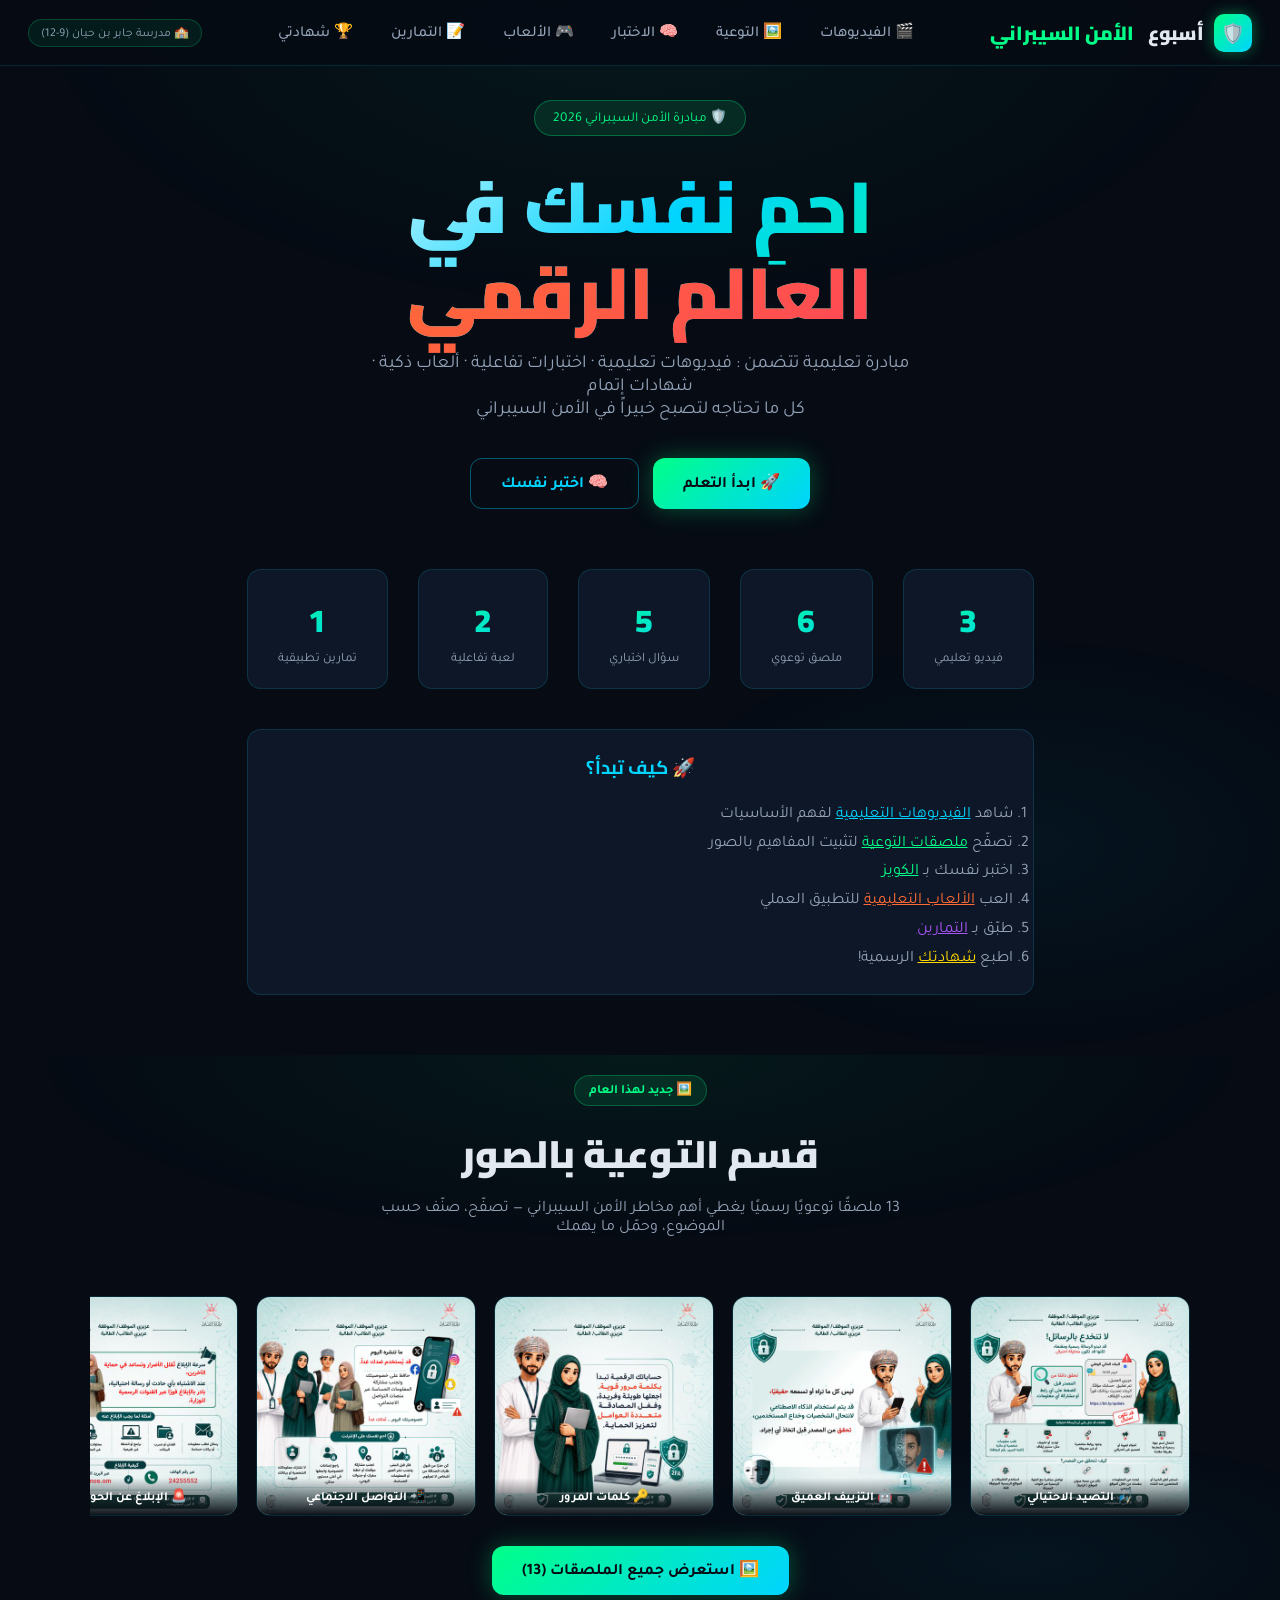
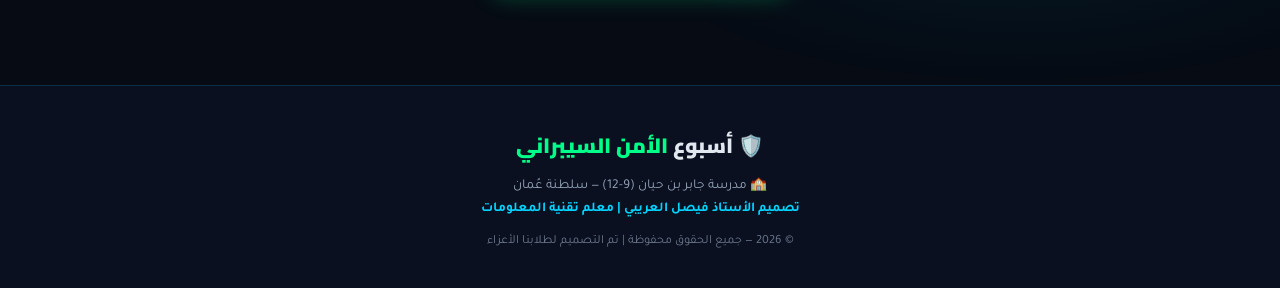
<file: index.html>
<!DOCTYPE html>
<html lang="ar" dir="rtl">
<head>
<meta charset="UTF-8">
<meta name="viewport" content="width=device-width, initial-scale=1.0">
<title>الأمن السيبراني | مدرسة جابر بن حيان (9-12)</title>
<link href="https://fonts.googleapis.com/css2?family=Cairo:wght@300;400;600;700;900&family=Tajawal:wght@300;400;500;700;800&display=swap" rel="stylesheet">
<link rel="stylesheet" href="css/style.css">
</head>
<body>

<!-- MATRIX BACKGROUND -->
<div id="matrix-bg"></div>

<!-- NAV -->
<nav>
  <div class="nav-brand">
    <div class="nav-icon">🛡️</div>
    أسبوع <span style="color:var(--green);margin-right:4px"> الأمن السيبراني</span>
  </div>

  <button class="nav-hamburger" id="navToggle">☰</button>

  <div class="nav-links" id="navLinks">
    <a href="pages/videos.html">🎬 الفيديوهات</a>
    <a href="pages/awareness.html">🖼️ التوعية</a>
    <a href="pages/quiz.html">🧠 الاختبار</a>
    <a href="pages/games.html">🎮 الألعاب</a>
    <a href="pages/exercises.html">📝 التمارين</a>
    <a href="pages/certificate.html">🏆 شهادتي</a>
  </div>

  <div class="nav-school">🏫 مدرسة جابر بن حيان (9-12)</div>
</nav>

<!-- HERO / LANDING -->
<section class="hero">
  <div style="position:relative;z-index:2">
    <div class="hero-badge">🛡️ مبادرة  الأمن السيبراني 2026</div>
    <h1>احمِ نفسك في<br><span>العالم الرقمي</span></h1>
    <p class="hero-sub"> مبادرة تعليمية تتضمن : فيديوهات تعليمية · اختبارات تفاعلية · ألعاب ذكية · شهادات إتمام  <br>كل ما تحتاجه لتصبح خبيراً في الأمن السيبراني</p>
    <div class="hero-btns">
      <a href="pages/videos.html" class="btn-primary">🚀 ابدأ التعلم</a>
      <a href="pages/quiz.html" class="btn-secondary">🧠 اختبر نفسك</a>
    </div>
    <div class="hero-stats">
      <div class="stat-box">
        <div class="stat-num" data-target="6">0</div>
        <div class="stat-lbl">فيديو تعليمي</div>
      </div>
      <div class="stat-box">
        <div class="stat-num" data-target="13">0</div>
        <div class="stat-lbl">ملصق توعوي</div>
      </div>
      <div class="stat-box">
        <div class="stat-num" data-target="10">0</div>
        <div class="stat-lbl">سؤال اختباري</div>
      </div>
      <div class="stat-box">
        <div class="stat-num" data-target="4">0</div>
        <div class="stat-lbl">لعبة تفاعلية</div>
      </div>
      <div class="stat-box">
        <div class="stat-num" data-target="3">0</div>
        <div class="stat-lbl">تمارين تطبيقية</div>
      </div>
    </div>
    <div style="margin-top:40px;padding:20px;background:var(--card);border:1px solid var(--border);border-radius:var(--r);max-width:800px">
      <h3 style="font-family:'Cairo',sans-serif;font-weight:700;margin-bottom:16px;color:var(--cyan)">🚀 كيف تبدأ؟</h3>
      <ol style="text-align:right;font-size:1rem;color:var(--text2);line-height:1.8">
        <li>شاهد <a href="pages/videos.html" style="color:var(--cyan)">الفيديوهات التعليمية</a> لفهم الأساسيات</li>
        <li>تصفّح <a href="pages/awareness.html" style="color:var(--green)">ملصقات التوعية</a> لتثبيت المفاهيم بالصور</li>
        <li>اختبر نفسك بـ <a href="pages/quiz.html" style="color:var(--green)">الكويز</a></li>
        <li>العب <a href="pages/games.html" style="color:var(--orange)">الألعاب التعليمية</a> للتطبيق العملي</li>
        <li>طبّق بـ <a href="pages/exercises.html" style="color:var(--purple)">التمارين</a></li>
        <li>اطبع <a href="pages/certificate.html" style="color:var(--yellow)">شهادتك</a> الرسمية!</li>
      </ol>
    </div>
  </div>
</section>

<!-- AWARENESS TEASER -->
<section class="hero" style="min-height:auto;padding:20px 20px 90px">
  <div class="container">
    <div class="section-header fade-in">
      <div class="section-tag tag-green">🖼️ جديد لهذا العام</div>
      <h2 class="section-title">قسم التوعية بالصور</h2>
      <p class="section-sub">13 ملصقًا توعويًا رسميًا يغطي أهم مخاطر الأمن السيبراني — تصفّح، صنّف حسب الموضوع، وحمّل ما يهمك</p>
    </div>
    <div class="aw-teaser-track fade-in">
      <a href="pages/awareness.html" class="aw-teaser-card">
        <img src="assets/awareness/thumb/awareness_1.jpg" alt="لا تنخدع بالرسائل الاحتيالية" loading="lazy">
        <div class="aw-teaser-label">🎣 التصيد الاحتيالي</div>
      </a>
      <a href="pages/awareness.html" class="aw-teaser-card">
        <img src="assets/awareness/thumb/awareness_3.jpg" alt="الحماية من التزييف العميق" loading="lazy">
        <div class="aw-teaser-label">🤖 التزييف العميق</div>
      </a>
      <a href="pages/awareness.html" class="aw-teaser-card">
        <img src="assets/awareness/thumb/awareness_5.jpg" alt="كلمة المرور القوية" loading="lazy">
        <div class="aw-teaser-label">🔑 كلمات المرور</div>
      </a>
      <a href="pages/awareness.html" class="aw-teaser-card">
        <img src="assets/awareness/thumb/awareness_9.jpg" alt="التواصل الاجتماعي" loading="lazy">
        <div class="aw-teaser-label">📲 التواصل الاجتماعي</div>
      </a>
      <a href="pages/awareness.html" class="aw-teaser-card">
        <img src="assets/awareness/thumb/awareness_13.jpg" alt="الإبلاغ عن الحوادث" loading="lazy">
        <div class="aw-teaser-label">🚨 الإبلاغ عن الحوادث</div>
      </a>
    </div>
    <div style="text-align:center;margin-top:10px">
      <a href="pages/awareness.html" class="btn-primary">🖼️ استعرض جميع الملصقات (13)</a>
    </div>
  </div>
</section>

<!-- FOOTER -->
<footer>
  <div class="footer-logo">🛡️ أسبوع <span>الأمن السيبراني</span></div>
  <div class="footer-school">🏫 مدرسة جابر بن حيان (9-12) — سلطنة عُمان</div>
  <div class="footer-teacher"> تصميم الأستاذ فيصل العريبي  | معلم تقنية المعلومات</div>
  <div class="footer-copy">© 2026 — جميع الحقوق محفوظة | تم التصميم  لطلابنا الأعزاء</div>
</footer>

<script src="js/main.js"></script>
</body>
</html>
</file>
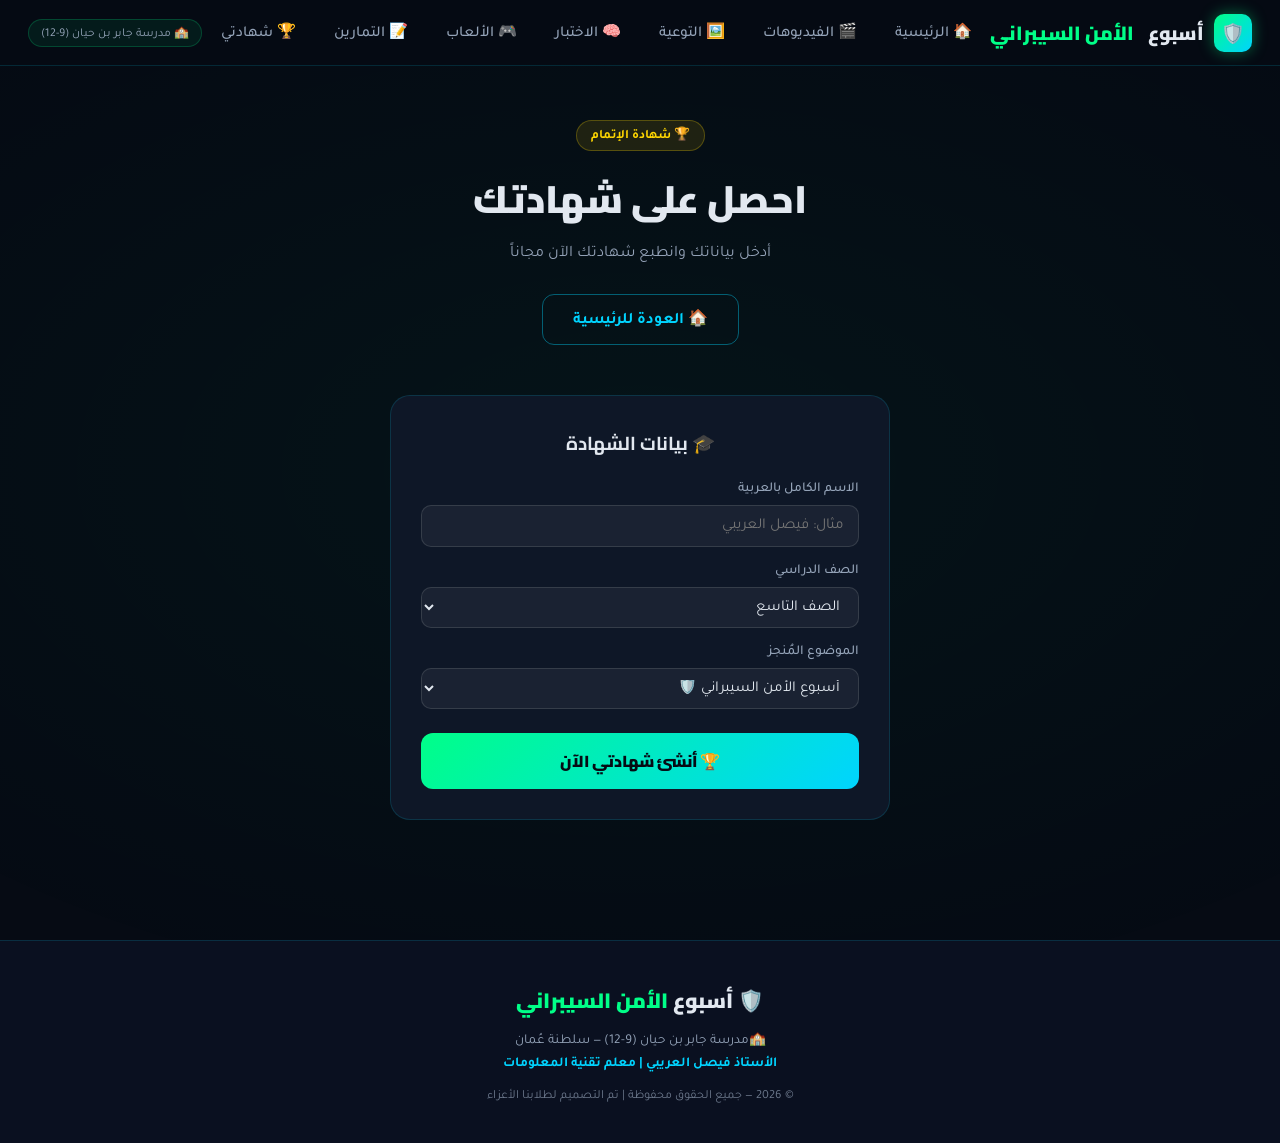
<file: pages/certificate.html>
<!DOCTYPE html>
<html lang="ar" dir="rtl">
<head>
<meta charset="UTF-8">
<meta name="viewport" content="width=device-width, initial-scale=1.0">
<title>شهادتي | أسبوع الأمن السيبراني</title>
<link href="https://fonts.googleapis.com/css2?family=Cairo:wght@300;400;600;700;900&family=Tajawal:wght@300;400;500;700;800&display=swap" rel="stylesheet">
<link rel="stylesheet" href="../css/style.css">
</head>
<body>

<!-- MATRIX BACKGROUND -->
<div id="matrix-bg"></div>

<!-- NAV -->
<nav>
  <div class="nav-brand">
    <div class="nav-icon">🛡️</div>
    أسبوع <span style="color:var(--green);margin-right:4px"> الأمن السيبراني</span>
  </div>
  <button class="nav-hamburger" id="navToggle">☰</button>
  <div class="nav-links" id="navLinks">
    <a href="../index.html">🏠 الرئيسية</a>
    <a href="videos.html">🎬 الفيديوهات</a>
    <a href="awareness.html">🖼️ التوعية</a>
    <a href="quiz.html">🧠 الاختبار</a>
    <a href="games.html">🎮 الألعاب</a>
    <a href="exercises.html">📝 التمارين</a>
    <a href="certificate.html">🏆 شهادتي</a>
  </div>
  <div class="nav-school">🏫 مدرسة جابر بن حيان (9-12)</div>
</nav>

<!-- CERTIFICATE SECTION -->
<section id="certificate" class="cert-section" style="min-height:100vh;padding:120px 20px 80px">
  <div class="container">
    <div class="section-header fade-in">
      <div class="section-tag tag-yellow">🏆 شهادة الإتمام</div>
      <h2 class="section-title">احصل على شهادتك</h2>
      <p class="section-sub">أدخل بياناتك وانطبع شهادتك الآن مجاناً</p>
      <div style="margin-top:30px">
        <a href="../index.html" class="btn-secondary">🏠 العودة للرئيسية</a>
      </div>
    </div>
    <div class="cert-form-wrapper fade-in">
      <div class="cert-form">
        <h3>🎓 بيانات الشهادة</h3>
        <div class="form-group">
          <label>الاسم الكامل بالعربية</label>
          <input type="text" id="certName" placeholder="مثال: فيصل العريبي">
        </div>
        <div class="form-group">
          <label>الصف الدراسي</label>
          <select id="certGrade">
            <option value="الصف التاسع">الصف التاسع</option>
            <option value="الصف العاشر">الصف العاشر</option>
            <option value="الصف الحادي عشر">الصف الحادي عشر</option>
            <option value="الصف الثاني عشر">الصف الثاني عشر</option>
          </select>
        </div>
        <div class="form-group">
          <label>الموضوع المُنجز</label>
          <select id="certTopic">
            <option value="أسبوع الأمن السيبراني">أسبوع الأمن السيبراني 🛡️</option>
            <option value="حماية كلمات المرور">حماية كلمات المرور 🔑</option>
            <option value="التعرف على التصيد الاحتيالي">التعرف على التصيد الاحتيالي 🎣</option>
            <option value="مكافحة الابتزاز الإلكتروني">مكافحة الابتزاز الإلكتروني 🚨</option>
          </select>
        </div>
        <button class="generate-btn" onclick="generateCert()">🏆 أنشئ شهادتي الآن</button>
      </div>
    </div>

    <div class="certificate-preview" id="certPreview">
      <div id="cert-canvas-wrap">
        <div class="cert-corner tl"></div>
        <div class="cert-corner tr"></div>
        <div class="cert-corner bl"></div>
        <div class="cert-corner br"></div>
        <div class="cert-school-name">🏫مدرسة جابر بن حيان (9-12) — سلطنة عُمان</div>
        <div class="cert-logo-big">🛡️</div>
        <div class="cert-title-ar">تُقدّم هذه الشهادة إلى</div>
        <div class="cert-main-title" id="certNameDisplay">اسم الطالب</div>
        <div class="cert-student-grade" id="certGradeDisplay">الصف الدراسي</div>
        <div class="cert-divider"></div>
        <div class="cert-body-text">
          تقديراً لإتمامه فعاليات وأنشطة
        </div>
        <div class="cert-topic" id="certTopicDisplay">أسبوع الأمن السيبراني</div>
        <div class="cert-badge-row">
          <div class="cert-badge" style="color:var(--green);border-color:rgba(0,255,136,0.2)">✅ إتمام الفيديوهات</div>
          <div class="cert-badge" style="color:var(--cyan);border-color:rgba(0,212,255,0.2)">🧠 اجتياز الاختبار</div>
          <div class="cert-badge" style="color:var(--orange);border-color:rgba(255,107,53,0.2)">🎮 الألعاب التعليمية</div>
          <div class="cert-badge" style="color:var(--purple);border-color:rgba(168,85,247,0.2)">📝 التمارين التفاعلية</div>
        </div>
        <div class="cert-footer">
          <div class="cert-seal">
            🛡️<div style="font-size:.55rem;color:var(--yellow);margin-top:2px">موثّقة</div>
          </div>
          <div>
            <div style="font-size:.75rem;color:var(--text2);margin-bottom:4px">بتوجيه ورعاية</div>
            <div class="cert-teacher-name">الأستاذ فيصل العريبي</div>
            <div class="cert-teacher-title">معلم تقنية المعلومات</div>
            <div class="cert-teacher-title"> مدرسة جابر بن حيان (9-12)</div>
          </div>
          <div class="cert-date">
            <div style="font-size:.75rem;color:var(--text2);margin-bottom:4px">تاريخ الإصدار</div>
            <div id="certDate" style="font-size:.85rem;font-weight:600"></div>
            <div style="font-size:.7rem;color:var(--text2);margin-top:2px">1447هـ</div>
          </div>
        </div>
      </div>
      <div class="cert-actions">
        <button class="cert-download-btn" onclick="printCert()">🖨️ طباعة الشهادة</button>
        <button class="cert-print-btn" onclick="window.scrollTo(0,0)">↑ العودة للأعلى</button>
      </div>
    </div>
  </div>
</section>

<!-- FOOTER -->
<footer>
  <div class="footer-logo">🛡️ أسبوع <span>الأمن السيبراني</span></div>
  <div class="footer-school">🏫مدرسة جابر بن حيان (9-12) — سلطنة عُمان </div>
  <div class="footer-teacher">الأستاذ فيصل العريبي | معلم تقنية المعلومات</div>
  <div class="footer-copy">© 2026 — جميع الحقوق محفوظة | تم التصميم  لطلابنا الأعزاء</div>
</footer>

<script src="../js/main.js"></script>
</body>
</html>
</file>
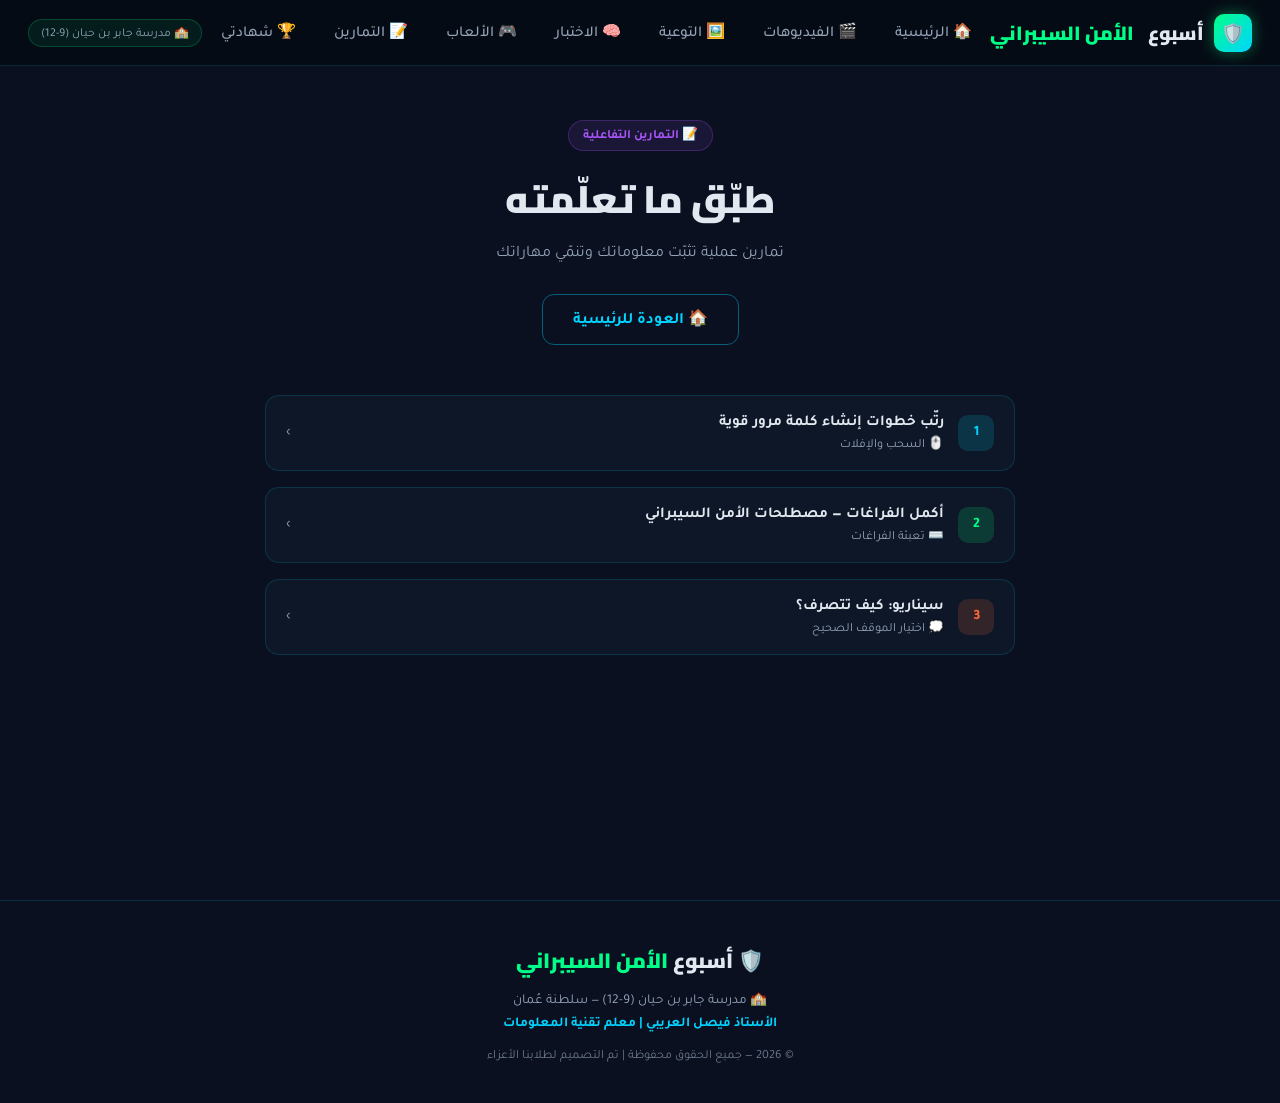
<file: pages/exercises.html>
<!DOCTYPE html>
<html lang="ar" dir="rtl">
<head>
<meta charset="UTF-8">
<meta name="viewport" content="width=device-width, initial-scale=1.0">
<title>التمارين | أسبوع الأمن السيبراني</title>
<link href="https://fonts.googleapis.com/css2?family=Cairo:wght@300;400;600;700;900&family=Tajawal:wght@300;400;500;700;800&display=swap" rel="stylesheet">
<link rel="stylesheet" href="../css/style.css">
</head>
<body>

<!-- MATRIX BACKGROUND -->
<div id="matrix-bg"></div>

<!-- NAV -->
<nav>
  <div class="nav-brand">
    <div class="nav-icon">🛡️</div>
    أسبوع <span style="color:var(--green);margin-right:4px"> الأمن السيبراني</span>
  </div>
  <button class="nav-hamburger" id="navToggle">☰</button>
  <div class="nav-links" id="navLinks">
    <a href="../index.html">🏠 الرئيسية</a>
    <a href="videos.html">🎬 الفيديوهات</a>
    <a href="awareness.html">🖼️ التوعية</a>
    <a href="quiz.html">🧠 الاختبار</a>
    <a href="games.html">🎮 الألعاب</a>
    <a href="exercises.html">📝 التمارين</a>
    <a href="certificate.html">🏆 شهادتي</a>
  </div>
  <div class="nav-school">🏫 مدرسة جابر بن حيان (9-12)</div>
</nav>

<!-- EXERCISES SECTION -->
<section id="exercises" style="background:var(--bg2);min-height:100vh;padding:120px 20px 80px">
  <div class="container">
    <div class="section-header fade-in">
      <div class="section-tag tag-purple">📝 التمارين التفاعلية</div>
      <h2 class="section-title">طبّق ما تعلّمته</h2>
      <p class="section-sub">تمارين عملية تثبّت معلوماتك وتنمّي مهاراتك</p>
      <div style="margin-top:30px">
        <a href="../index.html" class="btn-secondary">🏠 العودة للرئيسية</a>
      </div>
    </div>
    <div class="exercises-list fade-in">

      <!-- Exercise 1: Drag & Drop -->
      <div class="exercise-card" id="ex1">
        <div class="exercise-header" onclick="toggleEx('ex1')">
          <div class="exercise-num" style="background:rgba(0,212,255,0.15);color:var(--cyan)">1</div>
          <div class="exercise-info">
            <div class="exercise-title">رتّب خطوات إنشاء كلمة مرور قوية</div>
            <div class="exercise-type">🖱️ السحب والإفلات</div>
          </div>
          <div class="exercise-arrow">›</div>
        </div>
        <div class="exercise-body">
          <p class="drag-instruction">اسحب كل خطوة وأفلتها في المكان الصحيح (أو اضغط على الخطوة ثم اضغط على مكانها):</p>
          <div class="drag-items" id="dragItems1">
            <div class="drag-item" data-id="a">أضف رموزاً خاصة (@#!)</div>
            <div class="drag-item" data-id="b">استخدم 12 حرفاً على الأقل</div>
            <div class="drag-item" data-id="c">امزج أحرف كبيرة وصغيرة</div>
            <div class="drag-item" data-id="d">لا تستخدم اسمك أو تاريخ ميلادك</div>
          </div>
          <div class="drop-zones">
            <div class="drop-zone" data-correct="b">
              <div class="drop-label">الخطوة الأولى:</div>
              <div class="drop-slot" id="zone1a"><span style="color:var(--text2)">أفلت هنا</span></div>
            </div>
            <div class="drop-zone" data-correct="c">
              <div class="drop-label">الخطوة الثانية:</div>
              <div class="drop-slot" id="zone1b"><span style="color:var(--text2)">أفلت هنا</span></div>
            </div>
            <div class="drop-zone" data-correct="a">
              <div class="drop-label">الخطوة الثالثة:</div>
              <div class="drop-slot" id="zone1c"><span style="color:var(--text2)">أفلت هنا</span></div>
            </div>
            <div class="drop-zone" data-correct="d">
              <div class="drop-label">الخطوة الرابعة:</div>
              <div class="drop-slot" id="zone1d"><span style="color:var(--text2)">أفلت هنا</span></div>
            </div>
          </div>
          <button class="check-btn" style="width:100%;justify-content:center" onclick="checkDrag()">✔ تحقق من الإجابات</button>
          <button class="btn-secondary" style="width:100%;margin-top:10px;justify-content:center" onclick="resetDrag()">↺ إعادة الترتيب</button>
          <div class="exercise-result" id="exResult1"></div>
        </div>
      </div>

      <!-- Exercise 2: Fill blanks -->
      <div class="exercise-card" id="ex2">
        <div class="exercise-header" onclick="toggleEx('ex2')">
          <div class="exercise-num" style="background:rgba(0,255,136,0.15);color:var(--green)">2</div>
          <div class="exercise-info">
            <div class="exercise-title">أكمل الفراغات — مصطلحات الأمن السيبراني</div>
            <div class="exercise-type">⌨️ تعبئة الفراغات</div>
          </div>
          <div class="exercise-arrow">›</div>
        </div>
        <div class="exercise-body">
          <div style="margin-top:14px">
            <div class="fill-blank-row">
              <span>1. يُسمى البرنامج الذي يتجسس على جهازك دون علمك بـ</span>
              <input class="blank-input" id="blank1" data-answer="spyware" placeholder="...">
            </div>
            <div class="fill-blank-row">
              <span>2. اختصار HTTPS يعني أن الموقع يستخدم بروتوكول</span>
              <input class="blank-input" id="blank2" data-answer="تشفير" placeholder="...">
            </div>
            <div class="fill-blank-row">
              <span>3. المصادقة الثنائية تعني استخدام</span>
              <input class="blank-input" id="blank3" data-answer="خطوتين" placeholder="...">
              <span>للتحقق من هويتك</span>
            </div>
            <div class="fill-blank-row">
              <span>4. هجوم</span>
              <input class="blank-input" id="blank4" data-answer="phishing" placeholder="...">
              <span>يهدف إلى سرقة بياناتك عبر رسائل مزيفة</span>
            </div>
          </div>
          <button class="check-btn" onclick="checkFillBlanks()">✔ تحقق من الإجابات</button>
          <div class="exercise-result" id="exResult2"></div>
        </div>
      </div>

      <!-- Exercise 3: Scenario -->
      <div class="exercise-card" id="ex3">
        <div class="exercise-header" onclick="toggleEx('ex3')">
          <div class="exercise-num" style="background:rgba(255,107,53,0.15);color:var(--orange)">3</div>
          <div class="exercise-info">
            <div class="exercise-title">سيناريو: كيف تتصرف؟</div>
            <div class="exercise-type">💭 اختيار الموقف الصحيح</div>
          </div>
          <div class="exercise-arrow">›</div>
        </div>
        <div class="exercise-body">
          <div id="scenarioContent"></div>
        </div>
      </div>

    </div>
  </div>
</section>

<!-- FOOTER -->
<footer>
  <div class="footer-logo">🛡️ أسبوع <span>الأمن السيبراني</span></div>
  <div class="footer-school">🏫 مدرسة جابر بن حيان (9-12) — سلطنة عُمان</div>
  <div class="footer-teacher">الأستاذ فيصل العريبي | معلم تقنية المعلومات</div>
  <div class="footer-copy">© 2026 — جميع الحقوق محفوظة | تم التصميم لطلابنا الأعزاء</div>
</footer>

<script src="../js/main.js"></script>
</body>
</html>
</file>
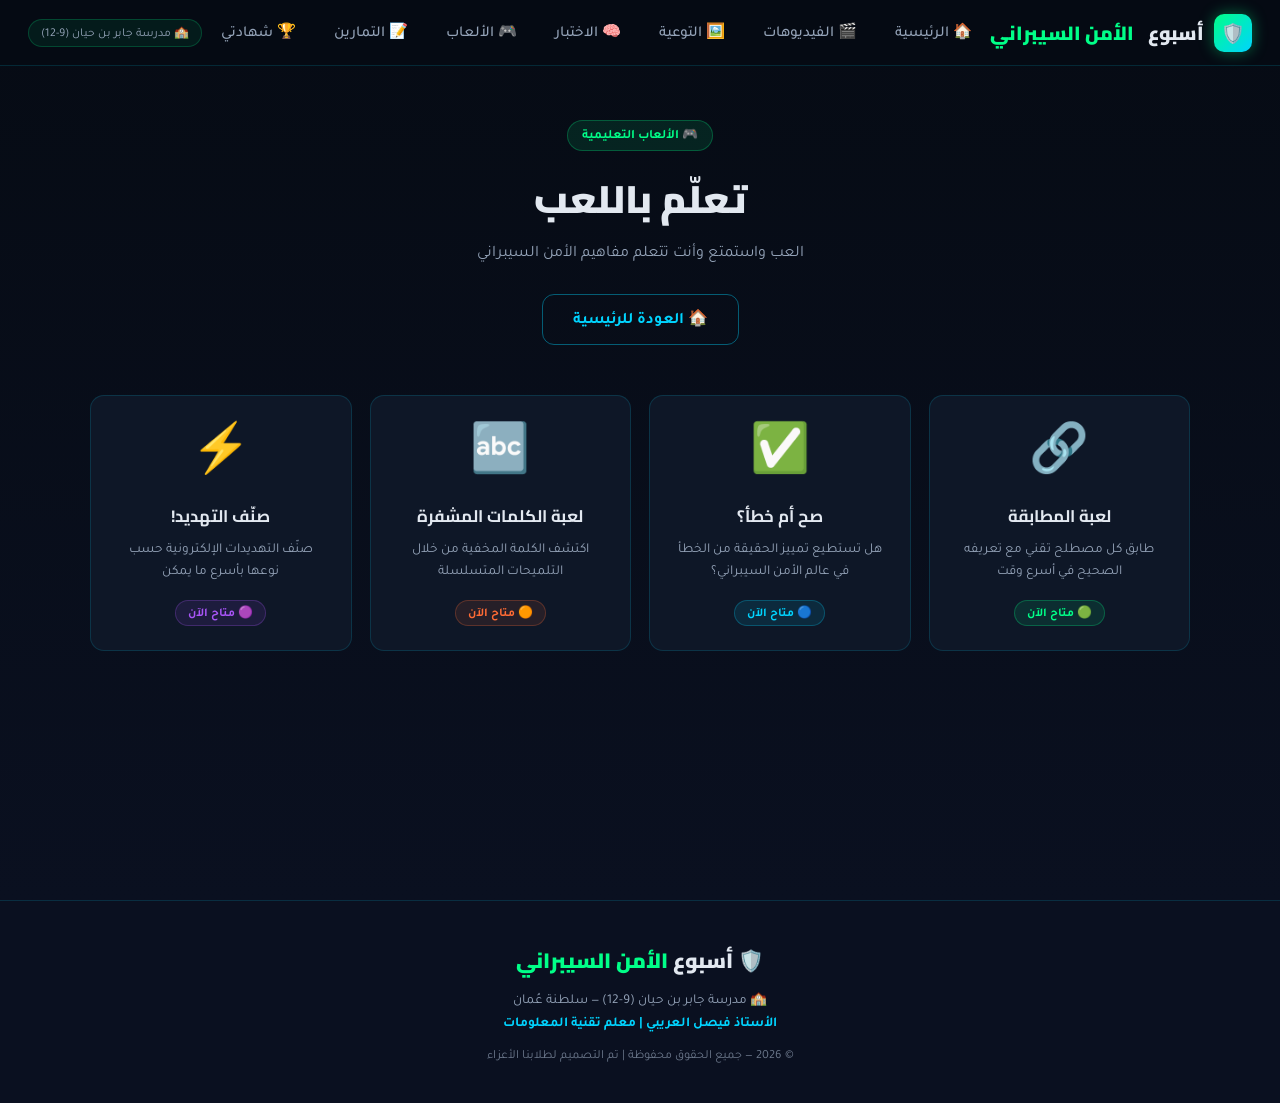
<file: pages/games.html>
<!DOCTYPE html>
<html lang="ar" dir="rtl">
<head>
<meta charset="UTF-8">
<meta name="viewport" content="width=device-width, initial-scale=1.0">
<title>الألعاب | أسبوع الأمن السيبراني</title>
<link href="https://fonts.googleapis.com/css2?family=Cairo:wght@300;400;600;700;900&family=Tajawal:wght@300;400;500;700;800&display=swap" rel="stylesheet">
<link rel="stylesheet" href="../css/style.css">
</head>
<body>

<!-- MATRIX BACKGROUND -->
<div id="matrix-bg"></div>

<!-- NAV -->
<nav>
  <div class="nav-brand">
    <div class="nav-icon">🛡️</div>
    أسبوع <span style="color:var(--green);margin-right:4px"> الأمن السيبراني</span>
  </div>
  <button class="nav-hamburger" id="navToggle">☰</button>
  <div class="nav-links" id="navLinks">
    <a href="../index.html">🏠 الرئيسية</a>
    <a href="videos.html">🎬 الفيديوهات</a>
    <a href="awareness.html">🖼️ التوعية</a>
    <a href="quiz.html">🧠 الاختبار</a>
    <a href="games.html">🎮 الألعاب</a>
    <a href="exercises.html">📝 التمارين</a>
    <a href="certificate.html">🏆 شهادتي</a>
  </div>
  <div class="nav-school">🏫 مدرسة جابر بن حيان (9-12)</div>
</nav>

<!-- GAMES SECTION -->
<section id="games" class="game-section" style="min-height:100vh;padding:120px 20px 80px">
  <div class="container">
    <div class="section-header fade-in">
      <div class="section-tag tag-green">🎮 الألعاب التعليمية</div>
      <h2 class="section-title">تعلّم باللعب</h2>
      <p class="section-sub">العب واستمتع وأنت تتعلم مفاهيم الأمن السيبراني</p>
      <div style="margin-top:30px">
        <a href="../index.html" class="btn-secondary">🏠 العودة للرئيسية</a>
      </div>
    </div>

    <div class="game-grid fade-in" id="gameMenu">
      <div class="game-card green-hover" onclick="startGame('match')">
        <div class="game-icon">🔗</div>
        <div class="game-title">لعبة المطابقة</div>
        <div class="game-desc">طابق كل مصطلح تقني مع تعريفه الصحيح في أسرع وقت</div>
        <span class="game-badge tag-green">🟢 متاح الآن</span>
      </div>
      <div class="game-card cyan-hover" onclick="startTrueFalse()">
        <div class="game-icon">✅</div>
        <div class="game-title">صح أم خطأ؟</div>
        <div class="game-desc">هل تستطيع تمييز الحقيقة من الخطأ في عالم الأمن السيبراني؟</div>
        <span class="game-badge tag-cyan">🔵 متاح الآن</span>
      </div>
      <div class="game-card orange-hover" onclick="startWordGame()">
        <div class="game-icon">🔤</div>
        <div class="game-title">لعبة الكلمات المشفرة</div>
        <div class="game-desc">اكتشف الكلمة المخفية من خلال التلميحات المتسلسلة</div>
        <span class="game-badge tag-orange">🟠 متاح الآن</span>
      </div>
      <div class="game-card purple-hover" onclick="startThreatSort()">
        <div class="game-icon">⚡</div>
        <div class="game-title">صنّف التهديد!</div>
        <div class="game-desc">صنّف التهديدات الإلكترونية حسب نوعها بأسرع ما يمكن</div>
        <span class="game-badge tag-purple">🟣 متاح الآن</span>
      </div>
    </div>

    <!-- MATCH GAME -->
    <div class="match-game" id="matchGame">
      <div style="display:flex;justify-content:space-between;align-items:center;margin-bottom:20px">
        <h3 style="font-family:'Cairo',sans-serif;font-weight:700">🔗 لعبة المطابقة</h3>
        <button onclick="closeGame('matchGame')" style="background:rgba(255,71,87,0.15);color:var(--red);border:none;padding:8px 16px;border-radius:8px;cursor:pointer;font-family:'Tajawal',sans-serif">✕ إغلاق</button>
      </div>
      <p class="match-instructions">انقر على مصطلح من العمود الأيمن، ثم انقر على تعريفه في العمود الأيسر</p>
      <div class="match-grid">
        <div class="match-col">
          <h4>📚 التعريف</h4>
          <div id="matchDefs"></div>
        </div>
        <div class="match-col">
          <h4>🔑 المصطلح</h4>
          <div id="matchTerms"></div>
        </div>
      </div>
      <div class="match-score">تم مطابقة: <span id="matchCount">0</span> من <span id="matchTotal">0</span></div>
    </div>

    <!-- TRUE/FALSE GAME -->
    <div class="match-game" id="tfGame">
      <div style="display:flex;justify-content:space-between;align-items:center;margin-bottom:20px">
        <h3 style="font-family:'Cairo',sans-serif;font-weight:700">✅ صح أم خطأ؟</h3>
        <button onclick="closeGame('tfGame')" style="background:rgba(255,71,87,0.15);color:var(--red);border:none;padding:8px 16px;border-radius:8px;cursor:pointer;font-family:'Tajawal',sans-serif">✕ إغلاق</button>
      </div>
      <div style="max-width:560px;margin:0 auto">
        <div style="text-align:center;margin-bottom:10px;color:var(--text2);font-size:.85rem" id="tfCounter">السؤال 1 من 6</div>
        <div class="quiz-question" id="tfQuestion">
          <div class="quiz-q-emoji" id="tfEmoji">🤔</div>
          <div class="quiz-q-text" id="tfText"></div>
          <div style="display:flex;gap:14px;justify-content:center;margin-top:20px">
            <button onclick="answerTF(true)" style="flex:1;max-width:160px;padding:14px;border-radius:12px;border:none;background:rgba(0,255,136,0.15);color:var(--green);font-family:'Tajawal',sans-serif;font-weight:700;font-size:1rem;cursor:pointer;border:1.5px solid rgba(0,255,136,0.3);transition:.2s" id="tfTrue">✅ صح</button>
            <button onclick="answerTF(false)" style="flex:1;max-width:160px;padding:14px;border-radius:12px;border:none;background:rgba(255,71,87,0.1);color:var(--red);font-family:'Tajawal',sans-serif;font-weight:700;font-size:1rem;cursor:pointer;border:1.5px solid rgba(255,71,87,0.3);transition:.2s" id="tfFalse">❌ خطأ</button>
          </div>
          <div class="quiz-feedback" id="tfFeedback"></div>
          <div style="text-align:center;margin-top:16px">
            <button class="btn-next" id="tfNext" onclick="nextTF()" style="display:none;margin:0 auto">التالي →</button>
          </div>
        </div>
        <div style="text-align:center;margin-top:14px;color:var(--text2);font-size:.9rem">النقاط: <span id="tfScore" style="color:var(--green);font-weight:700">0</span></div>
      </div>
    </div>

    <!-- WORD GAME -->
    <div class="match-game" id="wordGame">
      <div style="display:flex;justify-content:space-between;align-items:center;margin-bottom:20px">
        <h3 style="font-family:'Cairo',sans-serif;font-weight:700">🔤 الكلمة المشفرة</h3>
        <button onclick="closeGame('wordGame')" style="background:rgba(255,71,87,0.15);color:var(--red);border:none;padding:8px 16px;border-radius:8px;cursor:pointer;font-family:'Tajawal',sans-serif">✕ إغلاق</button>
      </div>
      <div style="max-width:560px;margin:0 auto;text-align:center">
        <div style="margin-bottom:6px;color:var(--text2);font-size:.85rem" id="wgRound">الجولة 1 من 5</div>
        <div style="background:var(--card);border:1px solid var(--border);border-radius:16px;padding:28px;margin-bottom:16px">
          <div style="font-size:1rem;color:var(--text2);margin-bottom:16px">💡 التلميح:</div>
          <div style="font-size:1.05rem;font-weight:600;color:var(--cyan);margin-bottom:20px;line-height:1.7" id="wgHint"></div>
          <div style="display:flex;gap:10px;justify-content:center;margin-bottom:20px">
            <input id="wgInput" type="text" placeholder="اكتب إجابتك..." style="background:rgba(255,255,255,0.06);border:1.5px solid rgba(255,255,255,0.15);color:var(--text);border-radius:10px;padding:11px 16px;font-family:'Tajawal',sans-serif;font-size:.95rem;width:240px;text-align:center" onkeydown="if(event.key==='Enter')checkWord()">
            <button onclick="checkWord()" style="background:linear-gradient(135deg,var(--green),var(--cyan));color:#060b14;border:none;padding:11px 20px;border-radius:10px;font-family:'Tajawal',sans-serif;font-weight:700;cursor:pointer;font-size:.9rem">تحقق</button>
          </div>
          <div id="wgFeedback" style="font-size:.9rem;font-weight:600;min-height:22px"></div>
          <div id="wgReveal" style="font-size:1.1rem;font-weight:700;color:var(--text2);letter-spacing:6px;margin-top:12px"></div>
        </div>
        <div style="color:var(--text2);font-size:.9rem">النقاط: <span id="wgScore" style="color:var(--yellow);font-weight:700">0</span></div>
      </div>
    </div>

    <!-- THREAT SORT GAME -->
    <div class="match-game" id="sortGame">
      <div style="display:flex;justify-content:space-between;align-items:center;margin-bottom:20px">
        <h3 style="font-family:'Cairo',sans-serif;font-weight:700">⚡ صنّف التهديد!</h3>
        <button onclick="closeGame('sortGame')" style="background:rgba(255,71,87,0.15);color:var(--red);border:none;padding:8px 16px;border-radius:8px;cursor:pointer;font-family:'Tajawal',sans-serif">✕ إغلاق</button>
      </div>
      <div style="max-width:700px;margin:0 auto">
        <p class="match-instructions">صنّف كل تهديد في الخانة الصحيحة</p>
        <div style="display:flex;justify-content:center;gap:10px;flex-wrap:wrap;margin-bottom:24px" id="sortItems"></div>
        <div style="display:grid;grid-template-columns:repeat(auto-fill,minmax(200px,1fr));gap:14px" id="sortBins"></div>
        <div style="text-align:center;margin-top:16px;color:var(--text2);font-size:.9rem">النقاط: <span id="sortScore" style="color:var(--purple);font-weight:700">0</span></div>
      </div>
    </div>

  </div>
</section>

<!-- FOOTER -->
<footer>
  <div class="footer-logo">🛡️ أسبوع <span>الأمن السيبراني</span></div>
  <div class="footer-school">🏫 مدرسة جابر بن حيان (9-12) — سلطنة عُمان</div>
  <div class="footer-teacher">الأستاذ فيصل العريبي | معلم تقنية المعلومات</div>
  <div class="footer-copy">© 2026 — جميع الحقوق محفوظة | تم التصميم  لطلابنا الأعزاء</div>
</footer>

<script src="../js/main.js"></script>
</body>
</html>
</file>
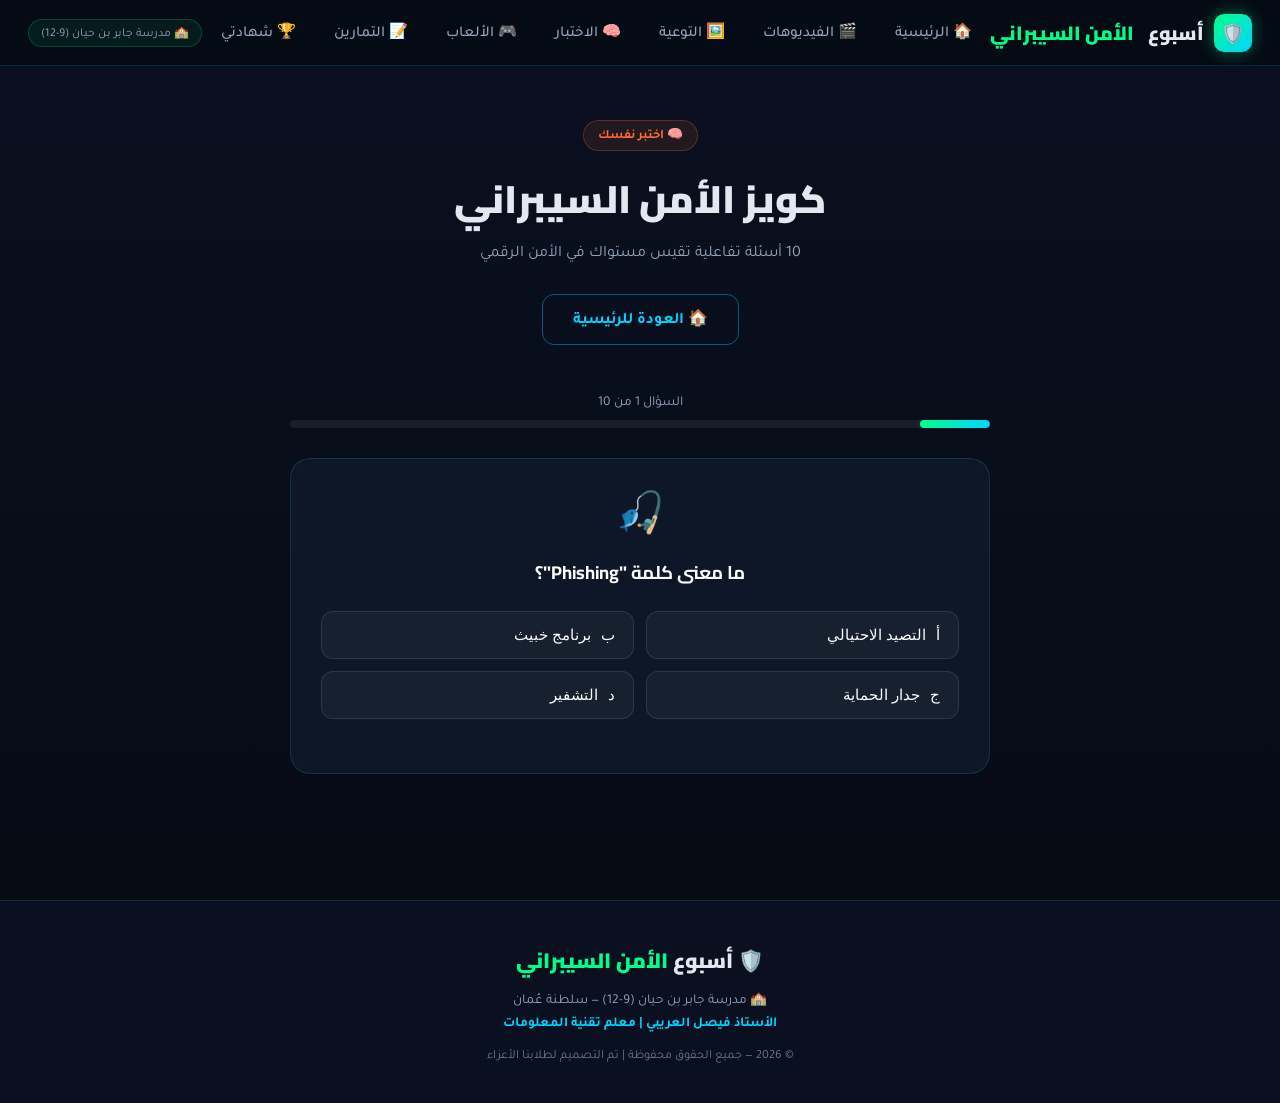
<file: pages/quiz.html>
<!DOCTYPE html>
<html lang="ar" dir="rtl">
<head>
<meta charset="UTF-8">
<meta name="viewport" content="width=device-width, initial-scale=1.0">
<title>الاختبار | أسبوع الأمن السيبراني</title>
<link href="https://fonts.googleapis.com/css2?family=Cairo:wght@300;400;600;700;900&family=Tajawal:wght@300;400;500;700;800&display=swap" rel="stylesheet">
<link rel="stylesheet" href="../css/style.css">
</head>
<body>

<!-- MATRIX BACKGROUND -->
<div id="matrix-bg"></div>

<!-- NAV -->
<nav>
  <div class="nav-brand">
    <div class="nav-icon">🛡️</div>
    أسبوع <span style="color:var(--green);margin-right:4px"> الأمن السيبراني</span>
  </div>
  <button class="nav-hamburger" id="navToggle">☰</button>
  <div class="nav-links" id="navLinks">
    <a href="../index.html">🏠 الرئيسية</a>
    <a href="videos.html">🎬 الفيديوهات</a>
    <a href="awareness.html">🖼️ التوعية</a>
    <a href="quiz.html">🧠 الاختبار</a>
    <a href="games.html">🎮 الألعاب</a>
    <a href="exercises.html">📝 التمارين</a>
    <a href="certificate.html">🏆 شهادتي</a>
  </div>
  <div class="nav-school">🏫 مدرسة جابر بن حيان (9-12)</div>
</nav>

<!-- QUIZ SECTION -->
<section id="quiz" style="background:linear-gradient(180deg,var(--bg2),var(--bg));min-height:100vh;padding:120px 20px 80px">
  <div class="container">
    <div class="section-header fade-in">
      <div class="section-tag tag-orange">🧠 اختبر نفسك</div>
      <h2 class="section-title">كويز الأمن السيبراني</h2>
      <p class="section-sub">10 أسئلة تفاعلية تقيس مستواك في الأمن الرقمي</p>
      <div style="margin-top:30px">
        <a href="../index.html" class="btn-secondary">🏠 العودة للرئيسية</a>
      </div>
    </div>
    <div class="quiz-wrapper fade-in">
      <div id="quizArea">
        <div class="quiz-q-counter" id="qCounter">السؤال 1 من 10</div>
        <div class="quiz-progress-bar-wrap">
          <div class="quiz-progress-fill" id="quizBar" style="width:10%"></div>
        </div>
        <div class="quiz-question">
          <div class="quiz-q-emoji" id="qEmoji">🤔</div>
          <div class="quiz-q-text" id="qText">جاري التحميل...</div>
          <div class="quiz-options" id="qOptions"></div>
          <div class="quiz-feedback" id="qFeedback"></div>
          <div class="quiz-nav">
            <button class="btn-next" id="nextBtn" onclick="nextQuestion()" style="display:none">السؤال التالي ←</button>
          </div>
        </div>
      </div>
      <div class="quiz-score-box" id="quizScore">
        <div class="score-circle">
          <div class="score-num" id="scoreNum">0</div>
          <div class="score-total" id="scoreTot">من 10</div>
        </div>
        <div class="score-msg" id="scoreMsg">أحسنت!</div>
        <div class="score-sub" id="scoreSub">نتيجة جيدة، واصل التعلم</div>
        <div style="display:flex;gap:12px;justify-content:center;flex-wrap:wrap">
          <button class="btn-next" onclick="restartQuiz()" style="flex:none;padding:12px 24px">🔄 إعادة الاختبار</button>
          <a href="certificate.html" class="btn-secondary" style="flex:none;padding:12px 24px">🏆 احصل على شهادتك</a>
        </div>
      </div>
    </div>
  </div>
</section>

<!-- FOOTER -->
<footer>
  <div class="footer-logo">🛡️ أسبوع <span>الأمن السيبراني</span></div>
  <div class="footer-school">🏫 مدرسة جابر بن حيان (9-12) — سلطنة عُمان</div>
  <div class="footer-teacher">الأستاذ فيصل العريبي | معلم تقنية المعلومات</div>
  <div class="footer-copy">© 2026 — جميع الحقوق محفوظة | تم التصميم  لطلابنا الأعزاء</div>
</footer>

<script src="../js/main.js"></script>
</body>
</html>
</file>
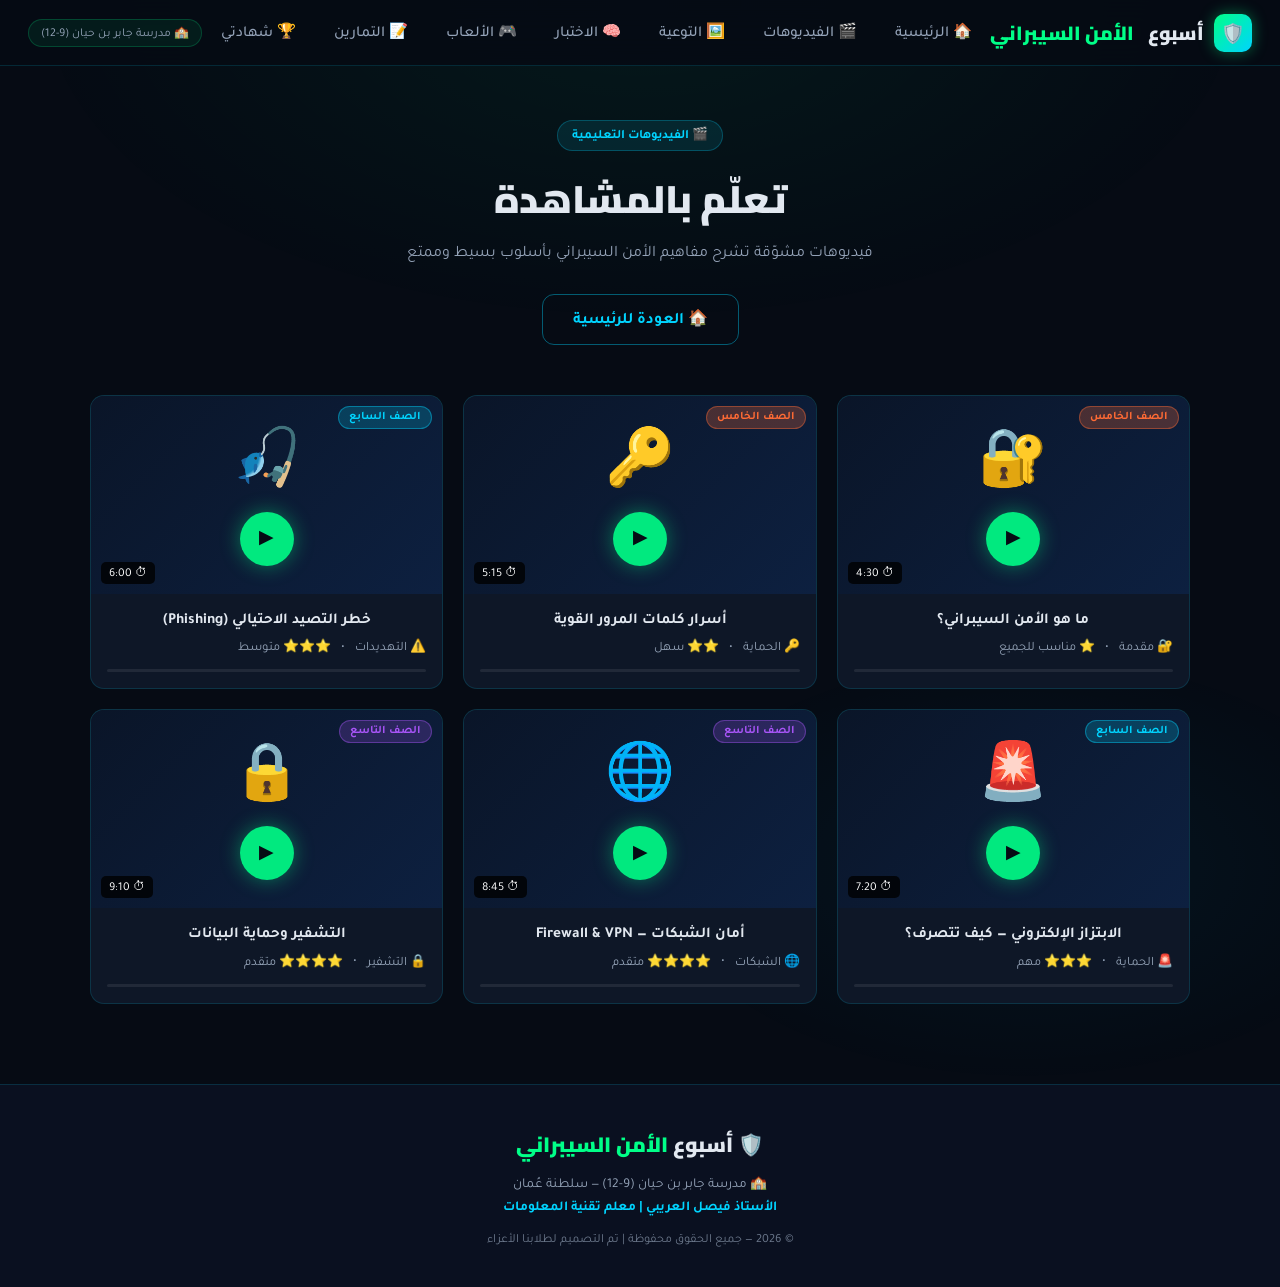
<file: pages/videos.html>
<!DOCTYPE html>
<html lang="ar" dir="rtl">
<head>
<meta charset="UTF-8">
<meta name="viewport" content="width=device-width, initial-scale=1.0">
<title>الفيديوهات التعليمية | أسبوع الأمن السيبراني</title>
<link href="https://fonts.googleapis.com/css2?family=Cairo:wght@300;400;600;700;900&family=Tajawal:wght@300;400;500;700;800&display=swap" rel="stylesheet">
<link rel="stylesheet" href="../css/style.css">
</head>
<body>

<!-- MATRIX BACKGROUND -->
<div id="matrix-bg"></div>

<!-- NAV -->
<nav>
  <div class="nav-brand">
    <div class="nav-icon">🛡️</div>
    أسبوع <span style="color:var(--green);margin-right:4px"> الأمن السيبراني</span>
  </div>
  <button class="nav-hamburger" id="navToggle">☰</button>
  <div class="nav-links" id="navLinks">
    <a href="../index.html">🏠 الرئيسية</a>
    <a href="videos.html">🎬 الفيديوهات</a>
    <a href="awareness.html">🖼️ التوعية</a>
    <a href="quiz.html">🧠 الاختبار</a>
    <a href="games.html">🎮 الألعاب</a>
    <a href="exercises.html">📝 التمارين</a>
    <a href="certificate.html">🏆 شهادتي</a>
  </div>
  <div class="nav-school">🏫 مدرسة جابر بن حيان (9-12)</div>
</nav>

<!-- VIDEOS SECTION -->
<section id="videos" class="hero" style="min-height:auto;padding:120px 20px 80px">
  <div class="container">
    <div class="section-header fade-in">
      <div class="section-tag tag-cyan">🎬 الفيديوهات التعليمية</div>
      <h2 class="section-title">تعلّم بالمشاهدة</h2>
      <p class="section-sub">فيديوهات مشوّقة تشرح مفاهيم الأمن السيبراني بأسلوب بسيط وممتع</p>
      <div style="margin-top:30px">
        <a href="../index.html" class="btn-secondary">🏠 العودة للرئيسية</a>
      </div>
    </div>

    <div class="videos-grid fade-in">

      <div class="video-card" onclick="openVideo('ما هو الأمن السيبراني؟','🔐','مدخل لمفهوم الأمن الرقمي وأهميته في حياتنا اليومية','https://www.youtube.com/watch?v=FMJi74rXXJE')">
        <div class="video-thumb">
          <div class="video-thumb-inner">
            <span>🔐</span>
            <div class="play-btn">▶</div>
          </div>
          <div class="video-duration">⏱ 4:30</div>
          <div class="video-grade grade5">الصف الخامس</div>
        </div>
        <div class="video-info">
          <div class="video-title">ما هو الأمن السيبراني؟</div>
          <div class="video-meta"><span>🔐 مقدمة</span><span>•</span><span>⭐ مناسب للجميع</span></div>
          <div class="video-progress"><div class="video-progress-bar" style="width:0%"></div></div>
        </div>
      </div>

      <div class="video-card" onclick="openVideo('كلمات المرور القوية','🔑','كيف تنشئ كلمة مرور آمنة ولا تُنسى؟','https://www.youtube.com/watch?v=WaGBWkSunlc')">
        <div class="video-thumb">
          <div class="video-thumb-inner">
            <span>🔑</span>
            <div class="play-btn">▶</div>
          </div>
          <div class="video-duration">⏱ 5:15</div>
          <div class="video-grade grade5">الصف الخامس</div>
        </div>
        <div class="video-info">
          <div class="video-title">أسرار كلمات المرور القوية</div>
          <div class="video-meta"><span>🔑 الحماية</span><span>•</span><span>⭐⭐ سهل</span></div>
          <div class="video-progress"><div class="video-progress-bar" style="width:0%"></div></div>
        </div>
      </div>

      <div class="video-card" onclick="openVideo('التصيد الاحتيالي','🎣','تعرّف على أساليب الاحتيال الإلكتروني وكيف تتجنبها','https://www.youtube.com/watch?v=TtcV4jpNG8M')">
        <div class="video-thumb">
          <div class="video-thumb-inner">
            <span>🎣</span>
            <div class="play-btn">▶</div>
          </div>
          <div class="video-duration">⏱ 6:00</div>
          <div class="video-grade grade7">الصف السابع</div>
        </div>
        <div class="video-info">
          <div class="video-title">خطر التصيد الاحتيالي (Phishing)</div>
          <div class="video-meta"><span>⚠️ التهديدات</span><span>•</span><span>⭐⭐⭐ متوسط</span></div>
          <div class="video-progress"><div class="video-progress-bar" style="width:0%"></div></div>
        </div>
      </div>

      <div class="video-card" onclick="openVideo('الابتزاز الإلكتروني','🚨','كيف تحمي نفسك من الابتزاز وما الخطوات الصحيحة؟','https://www.youtube.com/watch?v=YYvUwMXmFkQ')">
        <div class="video-thumb">
          <div class="video-thumb-inner">
            <span>🚨</span>
            <div class="play-btn">▶</div>
          </div>
          <div class="video-duration">⏱ 7:20</div>
          <div class="video-grade grade7">الصف السابع</div>
        </div>
        <div class="video-info">
          <div class="video-title">الابتزاز الإلكتروني — كيف تتصرف؟</div>
          <div class="video-meta"><span>🚨 الحماية</span><span>•</span><span>⭐⭐⭐ مهم</span></div>
          <div class="video-progress"><div class="video-progress-bar" style="width:0%"></div></div>
        </div>
      </div>

      <div class="video-card" onclick="openVideo('أمان الشبكات','🌐','مفهوم جدار الحماية والـ VPN وأمان الشبكات اللاسلكية','https://www.youtube.com/watch?v=cA4k0uNjxzo')">
        <div class="video-thumb">
          <div class="video-thumb-inner">
            <span>🌐</span>
            <div class="play-btn">▶</div>
          </div>
          <div class="video-duration">⏱ 8:45</div>
          <div class="video-grade grade9">الصف التاسع</div>
        </div>
        <div class="video-info">
          <div class="video-title">أمان الشبكات — Firewall & VPN</div>
          <div class="video-meta"><span>🌐 الشبكات</span><span>•</span><span>⭐⭐⭐⭐ متقدم</span></div>
          <div class="video-progress"><div class="video-progress-bar" style="width:0%"></div></div>
        </div>
      </div>

      <div class="video-card" onclick="openVideo('التشفير وحماية البيانات','🔒','مبادئ التشفير وكيف تحمي بياناتك الشخصية','https://www.youtube.com/watch?v=xHaxAYDt75Q')">
        <div class="video-thumb">
          <div class="video-thumb-inner">
            <span>🔒</span>
            <div class="play-btn">▶</div>
          </div>
          <div class="video-duration">⏱ 9:10</div>
          <div class="video-grade grade9">الصف التاسع</div>
        </div>
        <div class="video-info">
          <div class="video-title">التشفير وحماية البيانات</div>
          <div class="video-meta"><span>🔒 التشفير</span><span>•</span><span>⭐⭐⭐⭐ متقدم</span></div>
          <div class="video-progress"><div class="video-progress-bar" style="width:0%"></div></div>
        </div>
      </div>

    </div>
  </div>
</section>

<!-- ✅ VIDEO MODAL — بعد التعديل -->
<div class="modal-overlay" id="videoModal" onclick="handleModalClick(event)">
  <div class="modal-box">
    <div class="modal-header">
      <span class="modal-title" id="modalTitle">عنوان الفيديو</span>
      <button class="modal-close" onclick="closeVideo()">✕</button>
    </div>
    <div class="modal-video">
      <iframe
        id="videoFrame"
        src=""
        frameborder="0"
        allow="autoplay; encrypted-media; picture-in-picture"
        allowfullscreen>
      </iframe>
    </div>
    <div class="modal-body">
      <p style="font-size:.85rem;color:var(--text2)">💡 انقر خارج الإطار أو اضغط ✕ لإغلاق الفيديو</p>
    </div>
  </div>
</div>

<!-- FOOTER -->
<footer>
  <div class="footer-logo">🛡️ أسبوع <span>الأمن السيبراني</span></div>
  <div class="footer-school">🏫 مدرسة جابر بن حيان (9-12) — سلطنة عُمان</div>
  <div class="footer-teacher">الأستاذ فيصل العريبي | معلم تقنية المعلومات</div>
  <div class="footer-copy">© 2026 — جميع الحقوق محفوظة | تم التصميم لطلابنا الأعزاء</div>
</footer>

<script src="../js/main.js"></script>
</body>
</html>
</file>
<file: css/style.css>
:root {
  --bg: #060b14;
  --bg2: #0a1020;
  --bg3: #0f1929;
  --card: rgba(15,25,41,0.95);
  --green: #00ff88;
  --cyan: #00d4ff;
  --orange: #ff6b35;
  --red: #ff4757;
  --purple: #a855f7;
  --yellow: #ffd700;
  --text: #e2e8f0;
  --text2: #94a3b8;
  --border: rgba(0,212,255,0.15);
  --r: 14px;
}
*{margin:0;padding:0;box-sizing:border-box}
html{scroll-behavior:smooth;overflow-x:hidden}
body{
  background:var(--bg);
  color:var(--text);
  font-family:'Tajawal',sans-serif;
  overflow-x:hidden;
  min-height:100vh;
}
::-webkit-scrollbar{width:5px}
::-webkit-scrollbar-track{background:var(--bg)}
::-webkit-scrollbar-thumb{background:var(--cyan);border-radius:3px}

/* ── MATRIX BACKGROUND ── */
#matrix-bg{
  position:fixed;inset:0;z-index:0;
  overflow:hidden;pointer-events:none;
}
.matrix-col{
  position:absolute;top:-100%;
  font-family:monospace;font-size:14px;
  color:rgba(0,255,136,0.15);
  animation:matrix-fall linear infinite;
  letter-spacing:2px;
  writing-mode:vertical-lr;
}
@keyframes matrix-fall{
  0%{top:-100%}
  100%{top:110%}
}

/* ── PARTICLES ── */
.particle{
  position:fixed;border-radius:50%;pointer-events:none;z-index:1;
  animation:float-particle linear infinite;
}
@keyframes float-particle{
  0%{transform:translateY(100vh) rotate(0deg);opacity:0}
  10%{opacity:1}
  90%{opacity:1}
  100%{transform:translateY(-100px) rotate(720deg);opacity:0}
}

/* ── NAVBAR ── */
nav{
  position:fixed;top:0;left:0;right:0;z-index:999;
  display:flex;align-items:center;justify-content:space-between;
  padding:0 28px;height:66px;
  background:rgba(6,11,20,0.92);
  backdrop-filter:blur(20px);
  border-bottom:1px solid var(--border);
}
.nav-brand{
  display:flex;align-items:center;gap:10px;
  font-family:'Cairo',sans-serif;font-weight:900;font-size:1.2rem;
}
.nav-icon{
  width:38px;height:38px;border-radius:10px;
  background:linear-gradient(135deg,var(--green),var(--cyan));
  display:flex;align-items:center;justify-content:center;
  font-size:1.2rem;
  box-shadow:0 0 15px rgba(0,255,136,0.4);
}
.nav-links{display:flex;gap:6px;align-items:center;flex-wrap:wrap}
.nav-links a{
  color:var(--text2);text-decoration:none;
  padding:8px 16px;border-radius:8px;
  font-size:.95rem;font-weight:500;
  transition:.2s;
}
.nav-links a:hover{color:var(--cyan);background:rgba(0,212,255,0.08)}
.nav-school{
  font-size:.75rem;color:var(--text2);
  background:rgba(0,255,136,0.07);
  border:1px solid rgba(0,255,136,0.2);
  padding:5px 12px;border-radius:20px;
}

/* ── HAMBURGER ── */
.nav-hamburger{
  display:none;
  background:none;
  border:1.5px solid rgba(0,212,255,0.3);
  color:var(--cyan);
  font-size:1.4rem;
  cursor:pointer;
  padding:4px 12px;
  border-radius:8px;
  transition:.2s;
  z-index:1000;
  line-height:1;
}
.nav-hamburger:hover{background:rgba(0,212,255,0.08)}

/* ── HERO ── */
.hero{
  position:relative;z-index:2;
  min-height:100vh;
  display:flex;align-items:center;justify-content:center;
  text-align:center;padding:100px 20px 60px;
  background:
    radial-gradient(ellipse 80% 50% at 50% 0%, rgba(0,255,136,0.06) 0%, transparent 60%),
    radial-gradient(ellipse 60% 40% at 80% 80%, rgba(0,212,255,0.05) 0%, transparent 50%);
}
.hero-badge{
  display:inline-flex;align-items:center;gap:8px;
  background:rgba(0,255,136,0.1);
  border:1px solid rgba(0,255,136,0.3);
  padding:7px 18px;border-radius:30px;
  font-size:.85rem;color:var(--green);
  margin-bottom:28px;
  animation:pulse-badge 2s ease infinite;
}
@keyframes pulse-badge{
  0%,100%{box-shadow:0 0 0 0 rgba(0,255,136,0.3)}
  50%{box-shadow:0 0 0 8px rgba(0,255,136,0)}
}
.hero h1{
  font-family:'Cairo',sans-serif;font-weight:900;
  font-size:clamp(2.2rem,6vw,4.5rem);
  line-height:1.2;margin-bottom:16px;
  background:linear-gradient(135deg,#fff 0%,var(--cyan) 50%,var(--green) 100%);
  -webkit-background-clip:text;-webkit-text-fill-color:transparent;
  background-clip:text;
}
.hero h1 span{
  background:linear-gradient(135deg,var(--orange),var(--red));
  -webkit-background-clip:text;-webkit-text-fill-color:transparent;
  background-clip:text;
}
.hero-sub{
  font-size:1.15rem;color:var(--text2);max-width:600px;margin:0 auto 36px;
}
.hero-btns{display:flex;gap:14px;justify-content:center;flex-wrap:wrap;margin-bottom:60px}
.btn-primary{
  background:linear-gradient(135deg,var(--green),var(--cyan));
  color:#060b14;font-weight:700;font-size:1rem;
  padding:13px 30px;border-radius:12px;border:none;cursor:pointer;
  text-decoration:none;display:inline-flex;align-items:center;gap:8px;
  transition:.25s;box-shadow:0 0 25px rgba(0,255,136,0.3);
}
.btn-primary:hover{transform:translateY(-2px);box-shadow:0 0 40px rgba(0,255,136,0.5)}
.btn-secondary{
  background:transparent;color:var(--cyan);font-weight:600;font-size:1rem;
  padding:13px 30px;border-radius:12px;
  border:1.5px solid rgba(0,212,255,0.4);cursor:pointer;
  text-decoration:none;display:inline-flex;align-items:center;gap:8px;
  transition:.25s;
}
.btn-secondary:hover{background:rgba(0,212,255,0.08);transform:translateY(-2px)}

/* ── STATS ── */
.hero-stats{
  display:flex;gap:30px;justify-content:center;flex-wrap:wrap;
}
.stat-box{
  background:var(--card);border:1px solid var(--border);
  border-radius:var(--r);padding:20px 30px;text-align:center;
  min-width:130px;
}
.stat-num{
  font-family:'Cairo',sans-serif;font-weight:900;font-size:2rem;
  background:linear-gradient(135deg,var(--green),var(--cyan));
  -webkit-background-clip:text;-webkit-text-fill-color:transparent;
  background-clip:text;
}
.stat-lbl{font-size:.8rem;color:var(--text2);margin-top:2px}

/* ── SECTIONS ── */
section{position:relative;z-index:2;padding:80px 20px}
.container{max-width:1100px;margin:0 auto;width:100%;min-width:0}
.section-header{text-align:center;margin-bottom:50px}
.section-tag{
  display:inline-block;font-size:.8rem;font-weight:600;
  padding:5px 14px;border-radius:20px;margin-bottom:12px;
}
.tag-green{color:var(--green);background:rgba(0,255,136,0.1);border:1px solid rgba(0,255,136,0.25)}
.tag-cyan{color:var(--cyan);background:rgba(0,212,255,0.1);border:1px solid rgba(0,212,255,0.25)}
.tag-orange{color:var(--orange);background:rgba(255,107,53,0.1);border:1px solid rgba(255,107,53,0.25)}
.tag-purple{color:var(--purple);background:rgba(168,85,247,0.1);border:1px solid rgba(168,85,247,0.25)}
.tag-yellow{color:var(--yellow);background:rgba(255,215,0,0.1);border:1px solid rgba(255,215,0,0.25)}

.section-title{
  font-family:'Cairo',sans-serif;font-weight:900;
  font-size:clamp(1.6rem,3.5vw,2.4rem);
  margin-bottom:10px;
}
.section-sub{color:var(--text2);font-size:1rem;max-width:550px;margin:0 auto}

/* ── VIDEOS ── */
.videos-grid{
  display:grid;grid-template-columns:repeat(auto-fill,minmax(300px,1fr));gap:20px;
}
.video-card{
  background:var(--card);border:1px solid var(--border);
  border-radius:var(--r);overflow:hidden;
  transition:.3s;cursor:pointer;
}
.video-card:hover{transform:translateY(-5px);border-color:var(--cyan);box-shadow:0 10px 40px rgba(0,212,255,0.15)}
.video-thumb{
  position:relative;padding-top:56.25%;overflow:hidden;
  background:linear-gradient(135deg,#0a1528,#0d2040);
}
.video-thumb-inner{
  position:absolute;inset:0;display:flex;align-items:center;justify-content:center;
  font-size:3.5rem;flex-direction:column;gap:10px;
}
.play-btn{
  width:54px;height:54px;border-radius:50%;
  background:rgba(0,255,136,0.9);
  display:flex;align-items:center;justify-content:center;
  font-size:1.2rem;color:#060b14;
  transition:.2s;box-shadow:0 0 20px rgba(0,255,136,0.4);
}
.video-card:hover .play-btn{transform:scale(1.1);box-shadow:0 0 35px rgba(0,255,136,0.6)}
.video-duration{
  position:absolute;bottom:10px;left:10px;
  background:rgba(0,0,0,0.8);color:#fff;
  font-size:.75rem;padding:3px 8px;border-radius:5px;
}
.video-grade{
  position:absolute;top:10px;right:10px;
  font-size:.72rem;font-weight:700;padding:4px 10px;border-radius:20px;
}
.grade5{background:rgba(255,107,53,0.25);color:var(--orange);border:1px solid rgba(255,107,53,0.4)}
.grade7{background:rgba(0,212,255,0.2);color:var(--cyan);border:1px solid rgba(0,212,255,0.4)}
.grade9{background:rgba(168,85,247,0.2);color:var(--purple);border:1px solid rgba(168,85,247,0.4)}

.video-info{padding:16px}
.video-title{font-weight:700;font-size:.95rem;margin-bottom:6px;line-height:1.5}
.video-meta{display:flex;align-items:center;gap:10px;font-size:.8rem;color:var(--text2)}
.video-progress{
  height:3px;background:rgba(255,255,255,0.08);border-radius:2px;margin-top:12px;
}
.video-progress-bar{height:100%;border-radius:2px;background:linear-gradient(90deg,var(--green),var(--cyan))}

/* ── VIDEO MODAL ── */
.modal-overlay{
  display:none;
  position:fixed;inset:0;
  background:rgba(0,0,0,0.85);
  z-index:9999;
  align-items:center;
  justify-content:center;
  padding:20px;
}
.modal-overlay.active{display:flex}
.modal-box{
  background:var(--bg2);
  border:1px solid var(--border);
  border-radius:20px;
  width:100%;
  max-width:760px;
  overflow:hidden;
  max-height:90vh;
  overflow-y:auto;
}
.modal-header{
  display:flex;align-items:center;justify-content:space-between;
  padding:16px 20px;
  border-bottom:1px solid var(--border);
  position:sticky;top:0;
  background:var(--bg2);
  z-index:2;
}
.modal-title{font-weight:700;font-size:1rem}
.modal-close{
  background:rgba(255,71,87,0.15);border:none;color:var(--red);
  width:32px;height:32px;border-radius:8px;cursor:pointer;font-size:1rem;
  display:flex;align-items:center;justify-content:center;
  flex-shrink:0;
}
.modal-close:hover{background:rgba(255,71,87,0.3)}
.modal-video{
  background:#000;
  line-height:0;
  overflow:hidden;
}
.modal-video iframe{
  width:100%;
  height:430px;
  display:block;
  border:none;
}
.modal-body{padding:14px 20px}

/* ── QUIZ ── */
.quiz-wrapper{max-width:700px;margin:0 auto}
.quiz-progress-bar-wrap{
  background:rgba(255,255,255,0.07);border-radius:10px;height:8px;margin-bottom:30px;overflow:hidden;
}
.quiz-progress-fill{
  height:100%;border-radius:10px;
  background:linear-gradient(90deg,var(--green),var(--cyan));
  transition:.4s ease;
}
.quiz-q-counter{font-size:.85rem;color:var(--text2);margin-bottom:8px;text-align:center}
.quiz-question{
  background:var(--card);border:1px solid var(--border);
  border-radius:20px;padding:30px;
}
.quiz-q-text{
  font-family:'Cairo',sans-serif;font-weight:700;font-size:1.15rem;
  line-height:1.6;margin-bottom:24px;text-align:center;color: #ffffff;
}
.quiz-q-emoji{font-size:2.5rem;text-align:center;margin-bottom:14px}
.quiz-options{display:grid;grid-template-columns:1fr 1fr;gap:12px}
.quiz-opt{
  background:rgba(255,255,255,0.04);border:1.5px solid rgba(255,255,255,0.1);color: #ffffff;
  border-radius:12px;padding:14px 18px;
  font-size:.95rem;font-weight:500;cursor:pointer;
  transition:.2s;text-align:right;
  display:flex;align-items:center;gap:10px;
}
.quiz-opt:hover:not(:disabled){
  border-color:var(--cyan);background:rgba(0,212,255,0.08);
  transform:translateY(-2px);
}
.quiz-opt.correct{border-color:var(--green)!important;background:rgba(0,255,136,0.12)!important;color:var(--green)}
.quiz-opt.wrong{border-color:var(--red)!important;background:rgba(255,71,87,0.12)!important;color:var(--red)}
.quiz-opt:disabled{cursor:default}
.quiz-feedback{
  text-align:center;margin-top:20px;padding:14px;
  border-radius:12px;font-weight:600;display:none;
}
.quiz-feedback.show{display:block}
.quiz-feedback.ok{background:rgba(0,255,136,0.1);color:var(--green);border:1px solid rgba(0,255,136,0.3)}
.quiz-feedback.bad{background:rgba(255,71,87,0.1);color:var(--red);border:1px solid rgba(255,71,87,0.3)}
.quiz-nav{display:flex;justify-content:space-between;margin-top:24px;gap:12px}
.quiz-nav button{
  flex:1;padding:12px;border-radius:10px;border:none;cursor:pointer;
  font-family:'Tajawal',sans-serif;font-weight:700;font-size:.95rem;
  transition:.2s;
}
.btn-next{background:linear-gradient(135deg,var(--green),var(--cyan));color:#ffffff}
.btn-next:hover{transform:translateY(-2px);box-shadow:0 5px 20px rgba(0,255,136,0.3)}
.quiz-score-box{
  background:var(--card);border:1px solid var(--border);
  border-radius:20px;padding:40px;text-align:center;display:none;
}
.quiz-score-box.show{display:block}
.score-circle{
  width:120px;height:120px;border-radius:50%;
  border:4px solid var(--green);
  display:flex;flex-direction:column;align-items:center;justify-content:center;
  margin:0 auto 20px;
  box-shadow:0 0 30px rgba(0,255,136,0.3);
}
.score-num{font-size:2.2rem;font-weight:900;color:var(--green)}
.score-total{font-size:.85rem;color:var(--text2)}
.score-msg{font-size:1.1rem;font-weight:700;margin-bottom:8px}
.score-sub{font-size:.9rem;color:var(--text2);margin-bottom:24px}

/* ── GAME ── */
.game-section{background:linear-gradient(180deg,var(--bg) 0%,var(--bg2) 100%)}
.game-grid{display:grid;grid-template-columns:repeat(auto-fill,minmax(260px,1fr));gap:18px}
.game-card{
  background:var(--card);border:1px solid var(--border);
  border-radius:var(--r);padding:24px;text-align:center;
  cursor:pointer;transition:.3s;
}
.game-card:hover{transform:translateY(-5px)}
.game-card.green-hover:hover{border-color:var(--green);box-shadow:0 8px 30px rgba(0,255,136,0.15)}
.game-card.cyan-hover:hover{border-color:var(--cyan);box-shadow:0 8px 30px rgba(0,212,255,0.15)}
.game-card.orange-hover:hover{border-color:var(--orange);box-shadow:0 8px 30px rgba(255,107,53,0.15)}
.game-card.purple-hover:hover{border-color:var(--purple);box-shadow:0 8px 30px rgba(168,85,247,0.15)}
.game-icon{font-size:3rem;margin-bottom:14px}
.game-title{font-family:'Cairo',sans-serif;font-weight:700;font-size:1.05rem;margin-bottom:8px}
.game-desc{font-size:.85rem;color:var(--text2);line-height:1.6;margin-bottom:16px}
.game-badge{
  display:inline-block;font-size:.75rem;font-weight:600;
  padding:4px 12px;border-radius:20px;
}

/* ── MATCH GAME ── */
.match-game{max-width:800px;margin:0 auto;display:none}
.match-game.active{display:block}
.match-instructions{
  text-align:center;color:var(--text2);margin-bottom:24px;font-size:.9rem;
}
.match-grid{display:grid;grid-template-columns:1fr 1fr;gap:30px}
.match-col h4{
  font-family:'Cairo',sans-serif;font-weight:700;
  margin-bottom:14px;font-size:.95rem;
  text-align:center;padding:8px;border-radius:8px;
}
.match-col:first-child h4{background:rgba(0,255,136,0.08);color:var(--green)}
.match-col:last-child h4{background:rgba(0,212,255,0.08);color:var(--cyan)}
.match-item{
  background:rgba(255,255,255,0.04);border:1.5px solid rgba(255,255,255,0.1);
  border-radius:10px;padding:12px 16px;margin-bottom:10px;
  cursor:pointer;transition:.2s;font-size:.9rem;text-align:center;
}
.match-item:hover{border-color:var(--cyan);background:rgba(0,212,255,0.07)}
.match-item.selected{border-color:var(--yellow);background:rgba(255,215,0,0.1);color:var(--yellow)}
.match-item.matched{border-color:var(--green);background:rgba(0,255,136,0.1);color:var(--green);cursor:default}
.match-item.wrong-flash{border-color:var(--red);background:rgba(255,71,87,0.1);animation:flash .3s}
@keyframes flash{0%,100%{opacity:1}50%{opacity:.4}}
.match-score{text-align:center;margin-top:20px;font-size:1rem;color:var(--text2)}
.match-score span{color:var(--green);font-weight:700}

/* ── EXERCISES ── */
.exercises-list{display:flex;flex-direction:column;gap:16px;max-width:750px;margin:0 auto}
.exercise-card{
  background:var(--card);border:1px solid var(--border);
  border-radius:var(--r);overflow:hidden;
}
.exercise-header{
  display:flex;align-items:center;gap:14px;padding:18px 20px;cursor:pointer;transition:.2s;
}
.exercise-header:hover{background:rgba(255,255,255,0.03)}
.exercise-num{
  width:36px;height:36px;border-radius:10px;flex-shrink:0;
  display:flex;align-items:center;justify-content:center;
  font-weight:700;font-size:.9rem;
}
.exercise-info{flex:1}
.exercise-title{font-weight:700;font-size:.95rem;margin-bottom:3px}
.exercise-type{font-size:.78rem;color:var(--text2)}
.exercise-arrow{font-size:.9rem;color:var(--text2);transition:.3s}
.exercise-card.open .exercise-arrow{transform:rotate(90deg)}
.exercise-body{display:none;padding:0 20px 20px;border-top:1px solid var(--border)}
.exercise-card.open .exercise-body{display:block}

.drag-instruction{font-size:.85rem;color:var(--text2);margin:16px 0 12px;text-align:center}
.drag-items{display:flex;flex-wrap:wrap;gap:8px;justify-content:center;margin-bottom:20px}
.drag-item{
  background:rgba(0,212,255,0.1);border:1.5px solid rgba(0,212,255,0.3);
  color:var(--cyan);border-radius:8px;padding:7px 14px;
  font-size:.85rem;cursor:grab;transition:.2s;user-select:none;
}
.drag-item:hover{background:rgba(0,212,255,0.18);transform:scale(1.05)}
.drag-item.dragging{opacity:.4;cursor:grabbing}
.drop-zones{display:flex;flex-direction:column;gap:10px}
.drop-zone{
  border:1.5px dashed rgba(255,255,255,0.15);border-radius:10px;
  padding:12px 16px;min-height:50px;
  display:flex;align-items:center;gap:10px;
  transition:.2s;font-size:.9rem;
}
.drop-zone.drag-over{border-color:var(--cyan);background:rgba(0,212,255,0.06)}
.drop-zone.correct-drop{border-color:var(--green);background:rgba(0,255,136,0.07)}
.drop-zone.wrong-drop{border-color:var(--red);background:rgba(255,71,87,0.07)}
.drop-label{color:var(--text2);font-size:.85rem;min-width:120px}
.drop-slot{
  flex:1;border:1px dashed rgba(255,255,255,0.1);border-radius:6px;
  min-height:36px;display:flex;align-items:center;padding:0 10px;
  color:var(--text2);font-size:.85rem;
}
.drop-slot .drag-item{cursor:default;margin:0}

.fill-blank-row{display:flex;align-items:center;flex-wrap:wrap;gap:8px;margin-bottom:14px;font-size:.95rem}
.blank-input{
  background:rgba(255,255,255,0.06);border:1.5px solid rgba(255,255,255,0.15);
  color:var(--text);border-radius:8px;padding:6px 12px;
  font-family:'Tajawal',sans-serif;font-size:.9rem;width:140px;text-align:center;
  transition:.2s;
}
.blank-input:focus{outline:none;border-color:var(--cyan)}
.blank-input.correct{border-color:var(--green);background:rgba(0,255,136,0.08)}
.blank-input.wrong{border-color:var(--red);background:rgba(255,71,87,0.08)}

.check-btn{
  background:linear-gradient(135deg,var(--cyan),var(--purple));
  color:#fff;border:none;padding:10px 22px;border-radius:10px;
  font-family:'Tajawal',sans-serif;font-weight:700;cursor:pointer;
  font-size:.9rem;margin-top:14px;transition:.2s;display:block;
}
.check-btn:hover{transform:translateY(-2px);box-shadow:0 5px 20px rgba(0,212,255,0.3)}
.exercise-result{
  margin-top:12px;padding:10px 14px;border-radius:8px;
  font-size:.88rem;font-weight:600;display:none;
}
.exercise-result.show{display:block}
.exercise-result.ok{background:rgba(0,255,136,0.1);color:var(--green);border:1px solid rgba(0,255,136,0.3)}
.exercise-result.bad{background:rgba(255,71,87,0.1);color:var(--red);border:1px solid rgba(255,71,87,0.3)}

/* ── CERTIFICATE ── */
.cert-section{background:radial-gradient(ellipse 80% 60% at 50% 50%,rgba(0,255,136,0.04),transparent)}
.cert-form-wrapper{max-width:500px;margin:0 auto 40px}
.cert-form{
  background:var(--card);border:1px solid var(--border);
  border-radius:20px;padding:30px;
}
.cert-form h3{font-family:'Cairo',sans-serif;font-weight:700;margin-bottom:20px;text-align:center}
.form-group{margin-bottom:16px}
.form-group label{display:block;font-size:.85rem;color:var(--text2);margin-bottom:7px;font-weight:500}
.form-group input,.form-group select{
  width:100%;background:rgba(255,255,255,0.05);
  border:1.5px solid rgba(255,255,255,0.12);
  color:var(--text);border-radius:10px;padding:11px 14px;
  font-family:'Tajawal',sans-serif;font-size:.95rem;transition:.2s;
}
.form-group input:focus,.form-group select:focus{
  outline:none;border-color:var(--green);background:rgba(0,255,136,0.04);
}
.form-group select option{background:var(--bg2);color:var(--text)}
.generate-btn{
  width:100%;background:linear-gradient(135deg,var(--green),var(--cyan));
  color:#060b14;border:none;padding:13px;border-radius:12px;
  font-family:'Cairo',sans-serif;font-weight:900;font-size:1rem;cursor:pointer;
  transition:.2s;margin-top:8px;
}
.generate-btn:hover{transform:translateY(-2px);box-shadow:0 8px 30px rgba(0,255,136,0.3)}

/* ── CERTIFICATE DESIGN ── */
.certificate-preview{display:none;max-width:780px;margin:0 auto}
.certificate-preview.show{display:block}
#cert-canvas-wrap{
  background:linear-gradient(135deg,#020810,#050f20);
  border:2px solid rgba(0,255,136,0.3);
  border-radius:20px;padding:40px;text-align:center;
  position:relative;overflow:hidden;
  box-shadow:0 0 60px rgba(0,255,136,0.1);
  margin-bottom:20px;
}
#cert-canvas-wrap::before{
  content:'';position:absolute;inset:0;
  background:
    radial-gradient(ellipse 50% 40% at 50% 0%,rgba(0,255,136,0.08),transparent),
    radial-gradient(ellipse 40% 30% at 100% 100%,rgba(0,212,255,0.06),transparent);
  pointer-events:none;
}
.cert-corner{position:absolute;width:60px;height:60px;border-color:rgba(0,255,136,0.4);border-style:solid}
.cert-corner.tl{top:15px;right:15px;border-width:2px 0 0 2px}
.cert-corner.tr{top:15px;left:15px;border-width:2px 2px 0 0}
.cert-corner.bl{bottom:15px;right:15px;border-width:0 0 2px 2px}
.cert-corner.br{bottom:15px;left:15px;border-width:0 2px 2px 0}
.cert-school-name{font-size:.78rem;color:var(--cyan);letter-spacing:.5px;margin-bottom:14px;text-transform:uppercase;line-height:1.6;padding:0 34px;word-spacing:2px}
.cert-logo-big{font-size:3rem;margin-bottom:10px}
.cert-title-ar{font-family:'Cairo',sans-serif;font-weight:900;font-size:1.1rem;color:var(--text2);margin-bottom:6px}
.cert-main-title{
  font-family:'Cairo',sans-serif;font-weight:900;
  font-size:clamp(1.8rem,4vw,2.8rem);
  background:linear-gradient(135deg,var(--green),var(--cyan),var(--yellow));
  -webkit-background-clip:text;-webkit-text-fill-color:transparent;
  background-clip:text;margin-bottom:20px;
}
.cert-divider{width:200px;height:2px;margin:0 auto 20px;background:linear-gradient(90deg,transparent,var(--green),transparent)}
.cert-presented-to{font-size:.9rem;color:var(--text2);margin-bottom:8px}
.cert-student-name{
  font-family:'Cairo',sans-serif;font-weight:900;
  font-size:clamp(1.6rem,3.5vw,2.4rem);
  color:#fff;margin-bottom:6px;
}
.cert-student-grade{font-size:.9rem;color:var(--text2);margin-bottom:20px}
.cert-body-text{font-size:.9rem;color:var(--text2);max-width:500px;margin:0 auto 20px;line-height:1.8}
.cert-topic{
  display:inline-block;
  background:rgba(0,255,136,0.1);border:1px solid rgba(0,255,136,0.3);
  color:var(--green);padding:6px 20px;border-radius:20px;
  font-weight:600;font-size:.9rem;margin-bottom:24px;
}
.cert-footer{
  display:flex;justify-content:space-between;align-items:flex-end;
  margin-top:24px;padding-top:20px;border-top:1px solid rgba(255,255,255,0.08);
  flex-wrap:wrap;gap:14px;
}
.cert-seal{
  width:70px;height:70px;border-radius:50%;
  border:2px solid rgba(255,215,0,0.4);
  background:radial-gradient(circle,rgba(255,215,0,0.1),transparent);
  display:flex;flex-direction:column;align-items:center;justify-content:center;font-size:1.5rem;
}
.cert-date{font-size:.8rem;color:var(--text2);text-align:center}
.cert-teacher{text-align:center}
.cert-teacher-name{font-weight:700;font-size:.9rem;color:var(--green)}
.cert-teacher-title{font-size:.75rem;color:var(--text2)}
.cert-badge-row{display:flex;justify-content:center;gap:16px;margin:16px 0;flex-wrap:wrap}
.cert-badge{
  background:rgba(255,255,255,0.05);border:1px solid rgba(255,255,255,0.1);
  border-radius:8px;padding:8px 14px;font-size:.8rem;
  display:flex;align-items:center;gap:6px;
}
.cert-actions{display:flex;gap:14px;justify-content:center}
.cert-download-btn{
  background:linear-gradient(135deg,var(--green),var(--cyan));
  color:#060b14;border:none;padding:12px 28px;border-radius:10px;
  font-family:'Tajawal',sans-serif;font-weight:700;cursor:pointer;
  font-size:.95rem;transition:.2s;display:flex;align-items:center;gap:8px;
}
.cert-download-btn:hover{transform:translateY(-2px);box-shadow:0 8px 25px rgba(0,255,136,0.3)}
.cert-print-btn{
  background:transparent;color:var(--cyan);
  border:1.5px solid rgba(0,212,255,0.4);
  padding:12px 28px;border-radius:10px;
  font-family:'Tajawal',sans-serif;font-weight:700;cursor:pointer;
  font-size:.95rem;transition:.2s;display:flex;align-items:center;gap:8px;
}
.cert-print-btn:hover{background:rgba(0,212,255,0.08)}

/* ── FOOTER ── */
footer{
  position:relative;z-index:2;
  background:var(--bg2);border-top:1px solid var(--border);
  padding:40px 20px;text-align:center;
}
.footer-logo{font-family:'Cairo',sans-serif;font-weight:900;font-size:1.3rem;margin-bottom:10px}
.footer-logo span{color:var(--green)}
.footer-school{font-size:.85rem;color:var(--text2);margin-bottom:6px}
.footer-teacher{font-size:.85rem;color:var(--cyan);font-weight:600}
.footer-copy{font-size:.78rem;color:var(--text2);margin-top:16px;opacity:.7}

/* ── UTILITIES ── */
.hidden{display:none!important}
.glow-green{box-shadow:0 0 25px rgba(0,255,136,0.2)}
.fade-in{opacity:0;transform:translateY(24px);transition:.6s ease}
.fade-in.visible{opacity:1;transform:translateY(0)}

/* ══════════════════════════════════════
   ── AWARENESS GALLERY (قسم التوعية) ──
   ══════════════════════════════════════ */

/* -- filter chips -- */
.aw-filter-bar{
  display:flex;flex-wrap:wrap;gap:10px;
  justify-content:center;margin-bottom:44px;
}
.aw-chip{
  padding:9px 20px;border-radius:24px;
  background:var(--card);border:1px solid var(--border);
  color:var(--text2);font-size:.85rem;font-weight:600;
  cursor:pointer;transition:.25s;font-family:'Tajawal',sans-serif;
  display:flex;align-items:center;gap:6px;white-space:nowrap;
}
.aw-chip:hover{border-color:var(--cyan);color:var(--cyan);transform:translateY(-2px)}
.aw-chip.active{
  background:linear-gradient(135deg,var(--green),var(--cyan));
  color:#060b14;border-color:transparent;
  box-shadow:0 0 22px rgba(0,255,136,0.35);
}

/* -- stats strip -- */
.aw-stats{display:flex;gap:16px;justify-content:center;flex-wrap:wrap;margin:24px 0 46px}
.aw-stat{
  background:var(--card);border:1px solid var(--border);border-radius:12px;
  padding:12px 22px;text-align:center;min-width:110px;
}
.aw-stat b{
  display:block;font-family:'Cairo',sans-serif;font-weight:900;font-size:1.5rem;
  background:linear-gradient(135deg,var(--green),var(--cyan));
  -webkit-background-clip:text;-webkit-text-fill-color:transparent;background-clip:text;
}
.aw-stat span{font-size:.75rem;color:var(--text2)}

/* -- gallery grid -- */
.aw-grid{
  display:grid;grid-template-columns:repeat(auto-fill,minmax(260px,1fr));gap:22px;
}
.aw-card{
  position:relative;aspect-ratio:1/1;border-radius:16px;overflow:hidden;
  background:var(--bg3);border:1px solid var(--border);cursor:pointer;
  transition:transform .35s ease, box-shadow .35s ease, border-color .35s ease;
}
.aw-card:hover{
  transform:translateY(-8px) scale(1.015);
  border-color:var(--cyan);
  box-shadow:0 18px 46px rgba(0,212,255,0.25);
}
.aw-card img{
  position:absolute;inset:0;width:100%;height:100%;object-fit:cover;
  transition:transform .6s ease, filter .6s ease;
  display:block;
}
.aw-card:hover img{transform:scale(1.1);filter:brightness(0.55)}

/* shine sweep effect */
.aw-card::before{
  content:'';position:absolute;inset:0;z-index:2;pointer-events:none;
  background:linear-gradient(115deg,transparent 40%,rgba(255,255,255,0.18) 50%,transparent 60%);
  transform:translateX(-120%);
}
.aw-card:hover::before{
  transform:translateX(120%);
  transition:transform .9s ease;
}

.aw-card-num{
  position:absolute;top:12px;right:12px;z-index:3;
  width:30px;height:30px;border-radius:50%;
  background:rgba(6,11,20,0.75);backdrop-filter:blur(6px);
  border:1px solid var(--border);
  display:flex;align-items:center;justify-content:center;
  font-family:'Cairo',sans-serif;font-weight:700;font-size:.8rem;color:var(--cyan);
}
.aw-card-dl{
  position:absolute;top:12px;left:12px;z-index:3;
  width:34px;height:34px;border-radius:50%;
  background:rgba(6,11,20,0.75);backdrop-filter:blur(6px);
  border:1px solid var(--border);color:var(--text);
  display:flex;align-items:center;justify-content:center;
  font-size:.95rem;text-decoration:none;
  opacity:0;transform:translateY(-6px);
  transition:.3s;
}
.aw-card:hover .aw-card-dl{opacity:1;transform:translateY(0)}
.aw-card-dl:hover{background:var(--green);color:#060b14;border-color:transparent}

.aw-card-overlay{
  position:absolute;inset:0;z-index:2;padding:16px;
  display:flex;flex-direction:column;justify-content:flex-end;
  background:linear-gradient(to top, rgba(4,8,15,0.96) 0%, rgba(4,8,15,0.65) 40%, rgba(4,8,15,0.05) 75%);
}
.aw-card-tag{
  align-self:flex-start;font-size:.68rem;font-weight:700;
  padding:4px 12px;border-radius:20px;margin-bottom:10px;
  display:flex;align-items:center;gap:5px;
}
.aw-card-title{
  font-family:'Cairo',sans-serif;font-weight:700;font-size:.98rem;
  line-height:1.5;color:#fff;
}
.aw-card-hint{
  font-size:.72rem;color:var(--green);margin-top:8px;
  opacity:0;transform:translateY(6px);transition:.3s;
  display:flex;align-items:center;gap:5px;
}
.aw-card:hover .aw-card-hint{opacity:1;transform:translateY(0)}

/* staggered fade-in for cards handled via inline transition-delay */
.aw-card.fade-in{transition-property:opacity,transform}

/* -- lightbox / modal -- */
.aw-modal-overlay{
  display:none;position:fixed;inset:0;z-index:9999;
  background:rgba(2,5,10,0.92);backdrop-filter:blur(4px);
  align-items:center;justify-content:center;padding:20px;
}
.aw-modal-overlay.active{display:flex}
.aw-modal-box{
  position:relative;width:100%;max-width:820px;max-height:92vh;
  background:var(--bg2);border:1px solid var(--border);border-radius:20px;
  overflow:hidden;display:flex;flex-direction:column;
}
.aw-modal-top{
  display:flex;align-items:center;justify-content:space-between;
  padding:14px 20px;border-bottom:1px solid var(--border);gap:10px;
}
.aw-modal-titlewrap{display:flex;flex-direction:column;gap:6px;min-width:0}
.aw-modal-tag{
  align-self:flex-start;font-size:.68rem;font-weight:700;
  padding:3px 12px;border-radius:20px;
}
.aw-modal-title{font-family:'Cairo',sans-serif;font-weight:700;font-size:1rem;overflow:hidden;text-overflow:ellipsis;white-space:nowrap}
.aw-modal-close{
  background:rgba(255,71,87,0.15);border:none;color:var(--red);
  width:34px;height:34px;border-radius:9px;cursor:pointer;font-size:1.05rem;
  display:flex;align-items:center;justify-content:center;flex-shrink:0;transition:.2s;
}
.aw-modal-close:hover{background:rgba(255,71,87,0.32)}
.aw-modal-imgwrap{
  position:relative;background:#000;display:flex;align-items:center;justify-content:center;
  min-height:220px;max-height:68vh;overflow:hidden;
}
.aw-modal-imgwrap img{
  width:100%;height:100%;max-height:68vh;object-fit:contain;
  animation:awZoomIn .35s ease;
}
@keyframes awZoomIn{from{opacity:0;transform:scale(.94)}to{opacity:1;transform:scale(1)}}
.aw-nav-btn{
  position:absolute;top:50%;transform:translateY(-50%);z-index:3;
  width:46px;height:46px;border-radius:50%;
  background:rgba(6,11,20,0.6);border:1px solid rgba(255,255,255,0.15);
  color:#fff;font-size:1.3rem;cursor:pointer;
  display:flex;align-items:center;justify-content:center;transition:.2s;
}
.aw-nav-btn:hover{background:var(--cyan);color:#060b14;box-shadow:0 0 25px rgba(0,212,255,0.5)}
.aw-nav-prev{right:16px}
.aw-nav-next{left:16px}
.aw-modal-bottom{
  display:flex;align-items:center;justify-content:space-between;
  padding:14px 20px;gap:10px;flex-wrap:wrap;
}
.aw-modal-counter{font-size:.82rem;color:var(--text2)}
.aw-modal-dl{
  color:var(--green);text-decoration:none;font-size:.85rem;font-weight:700;
  display:flex;align-items:center;gap:6px;
}
.aw-modal-dl:hover{text-decoration:underline}

/* category color variants (reused for chips / tags) */
.aw-c-phishing{color:var(--red);background:rgba(255,71,87,0.14);border:1px solid rgba(255,71,87,0.3)}
.aw-c-links{color:var(--red);background:rgba(255,71,87,0.14);border:1px solid rgba(255,71,87,0.3)}
.aw-c-device{color:var(--orange);background:rgba(255,107,53,0.14);border:1px solid rgba(255,107,53,0.3)}
.aw-c-report{color:var(--orange);background:rgba(255,107,53,0.14);border:1px solid rgba(255,107,53,0.3)}
.aw-c-engineering{color:var(--yellow);background:rgba(255,215,0,0.14);border:1px solid rgba(255,215,0,0.3)}
.aw-c-social{color:var(--yellow);background:rgba(255,215,0,0.14);border:1px solid rgba(255,215,0,0.3)}
.aw-c-ai{color:var(--purple);background:rgba(168,85,247,0.14);border:1px solid rgba(168,85,247,0.3)}
.aw-c-cloud{color:var(--purple);background:rgba(168,85,247,0.14);border:1px solid rgba(168,85,247,0.3)}
.aw-c-password{color:var(--green);background:rgba(0,255,136,0.14);border:1px solid rgba(0,255,136,0.3)}
.aw-c-privacy{color:var(--green);background:rgba(0,255,136,0.14);border:1px solid rgba(0,255,136,0.3)}
.aw-c-remote{color:var(--cyan);background:rgba(0,212,255,0.14);border:1px solid rgba(0,212,255,0.3)}

/* -- homepage teaser strip -- */
.aw-teaser-track{
  display:flex;gap:18px;overflow-x:auto;max-width:100%;-webkit-overflow-scrolling:touch;padding:8px 4px 20px;
  scroll-snap-type:x proximity;
}
.aw-teaser-track::-webkit-scrollbar{height:6px}
.aw-teaser-track::-webkit-scrollbar-thumb{background:var(--cyan);border-radius:3px}
.aw-teaser-card{
  position:relative;flex:0 0 220px;aspect-ratio:1/1;border-radius:14px;overflow:hidden;
  border:1px solid var(--border);cursor:pointer;scroll-snap-align:start;
  transition:.3s;display:block;text-decoration:none;
}
.aw-teaser-card:hover{transform:translateY(-6px);border-color:var(--green);box-shadow:0 12px 34px rgba(0,255,136,0.22)}
.aw-teaser-card img{width:100%;height:100%;object-fit:cover;transition:.5s}
.aw-teaser-card:hover img{transform:scale(1.08)}
.aw-teaser-label{
  position:absolute;bottom:0;right:0;left:0;padding:10px 12px;
  background:linear-gradient(to top, rgba(4,8,15,0.95), transparent);
  font-size:.78rem;font-weight:700;color:#fff;
}

/* drag & drop exercise: touch + mouse */
.drag-item{touch-action:none;-webkit-user-select:none;user-select:none;-webkit-touch-callout:none;cursor:grab}
.drag-item.selected{border-color:var(--yellow);background:rgba(255,215,0,0.15);box-shadow:0 0 14px rgba(255,215,0,0.3)}
.drag-item.dragging{opacity:.35}
.drag-ghost{position:fixed;z-index:99999;pointer-events:none;margin:0;opacity:.95;transform:scale(1.05);box-shadow:0 12px 30px rgba(0,0,0,.5);background:rgba(0,212,255,0.25)}
.drop-slot .drag-item{cursor:pointer}

/* touch devices: no hover, so keep actions visible */
@media(hover:none){
  .aw-card-dl{opacity:1;transform:none}
  .aw-card-hint{opacity:1;transform:none}
  .aw-card:hover{transform:none}
}

/* ── RESPONSIVE MOBILE ── */
@media(max-width:768px){
  nav{padding:0 16px}
  .nav-school{display:none}
  .nav-hamburger{display:block}
  .nav-links{
    display:none;
    flex-direction:column;
    position:fixed;
    top:66px;right:0;left:0;
    background:rgba(6,11,20,0.98);
    backdrop-filter:blur(20px);
    border-bottom:1px solid var(--border);
    padding:12px 16px;
    z-index:998;
    gap:4px;
  }
  .nav-links.open{display:flex}
  .nav-links a{
    display:block;
    padding:12px 16px;
    border-radius:10px;
    font-size:1rem;
    border-bottom:1px solid rgba(255,255,255,0.04);
  }
  .nav-links a:last-child{border-bottom:none}
  .modal-video iframe{height:220px}
  .modal-box{border-radius:14px}
  .quiz-options{grid-template-columns:1fr}
  .match-grid{grid-template-columns:1fr}
  .cert-footer{justify-content:center;align-items:center;flex-direction:column;gap:20px}
  .hero-btns{flex-direction:column;align-items:center}
  .videos-grid{grid-template-columns:1fr}
  .aw-grid{grid-template-columns:1fr;max-width:460px;margin:0 auto;gap:18px}
  .aw-modal-imgwrap{max-height:50vh}
  .aw-modal-imgwrap img{max-height:50vh}
  .aw-nav-btn{width:38px;height:38px;font-size:1.1rem}
  .aw-nav-prev{right:8px}
  .aw-nav-next{left:8px}
  .aw-teaser-card{flex:0 0 160px}

  /* ── CERTIFICATE MOBILE FIX ── */
  #cert-canvas-wrap{padding:26px 16px}
  .cert-corner{width:34px;height:34px}
  .cert-corner.tl,.cert-corner.tr{top:8px}
  .cert-corner.tl,.cert-corner.bl{right:8px}
  .cert-corner.tr,.cert-corner.br{left:8px}
  .cert-corner.bl,.cert-corner.br{bottom:8px}
  .cert-school-name{font-size:.68rem;padding:0 30px;letter-spacing:.3px}
  .cert-logo-big{font-size:2.2rem}
  .cert-title-ar{font-size:.95rem}
  .cert-divider{width:140px}
  .cert-body-text{font-size:.82rem}
  .cert-badge-row{gap:8px}
  .cert-badge{font-size:.72rem;padding:6px 10px}
  .cert-footer{padding-top:16px}
  .cert-actions{flex-direction:column}
  .cert-actions button{width:100%}
}
@media(max-width:480px){
  .aw-card-title{font-size:.95rem}
  .aw-modal-title{font-size:.85rem}

  /* ── CERTIFICATE SMALL PHONES ── */
  #cert-canvas-wrap{padding:22px 12px}
  .cert-school-name{font-size:.62rem;padding:0 26px}
  .cert-corner{width:26px;height:26px}
  .cert-main-title{margin-bottom:14px}
  .cert-student-grade{font-size:.8rem}
  .cert-topic{font-size:.8rem;padding:5px 14px}
  .cert-form{padding:20px}
}
</file>
